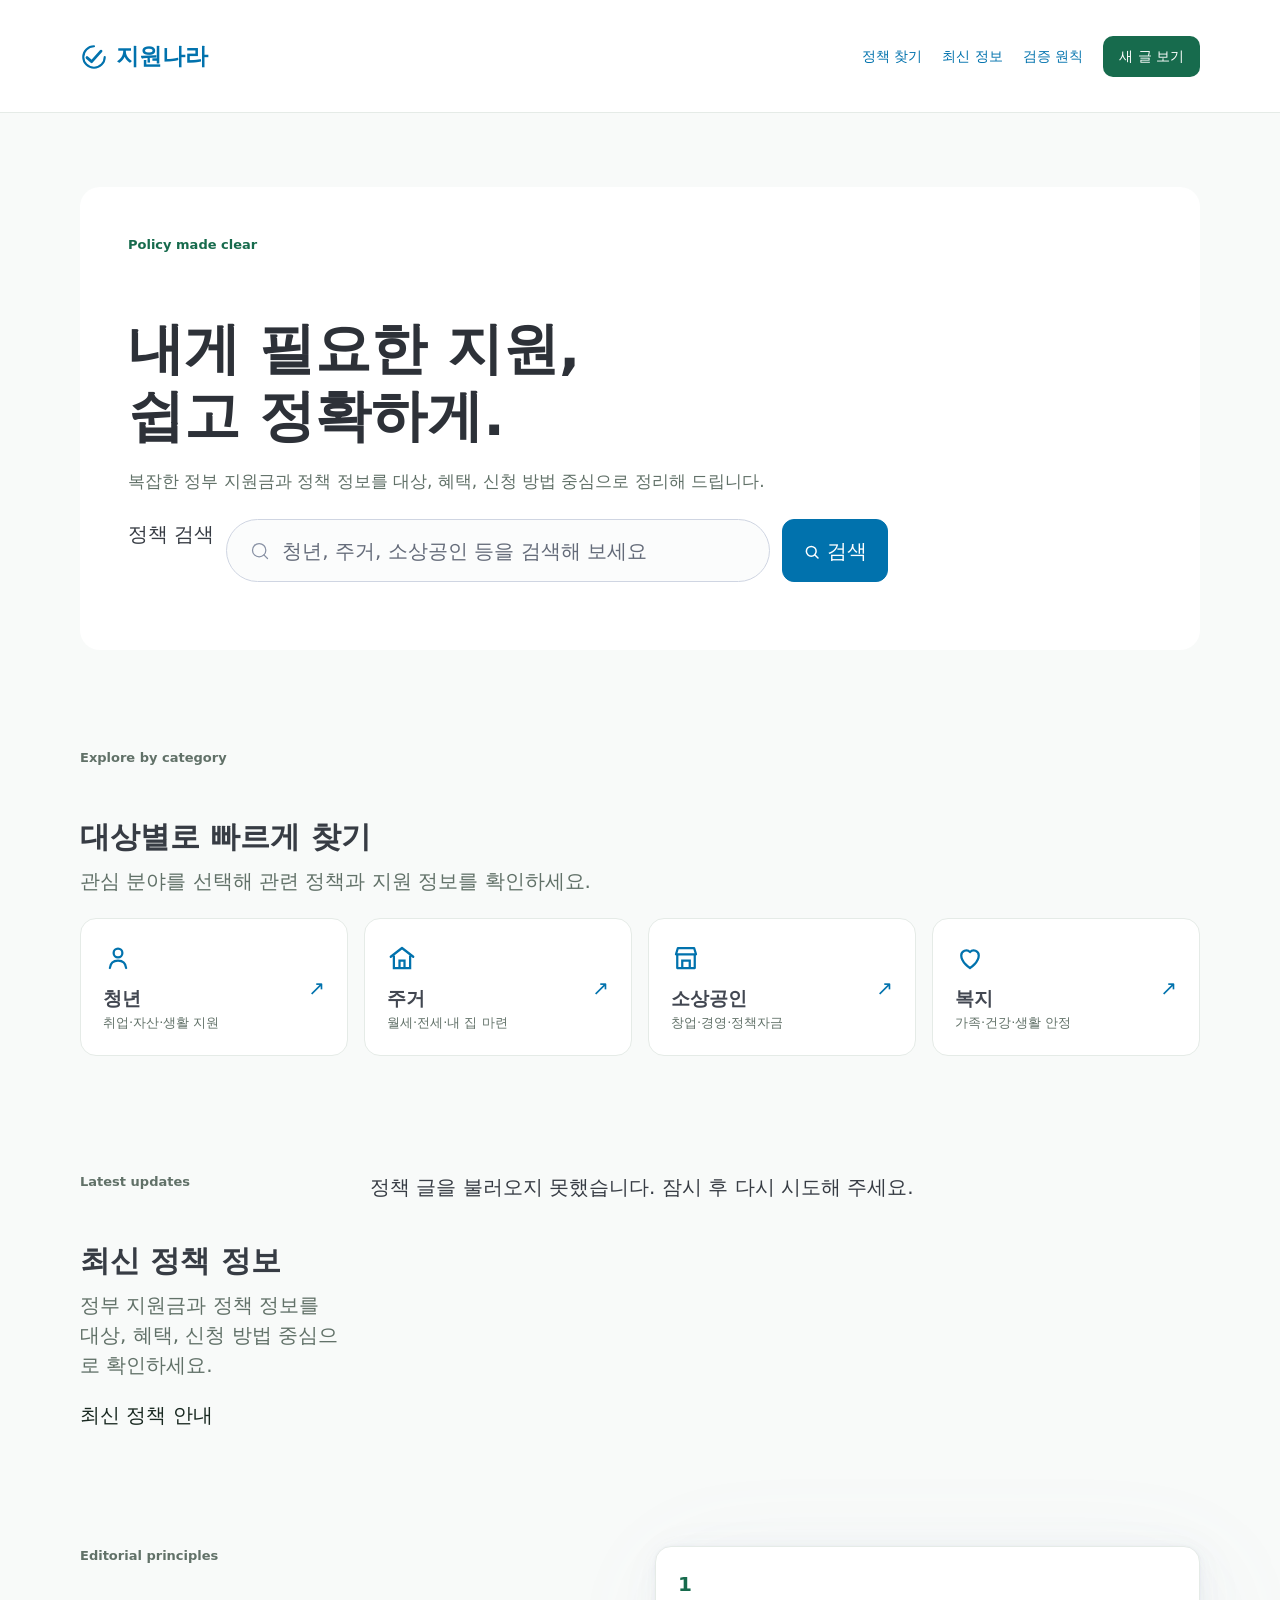
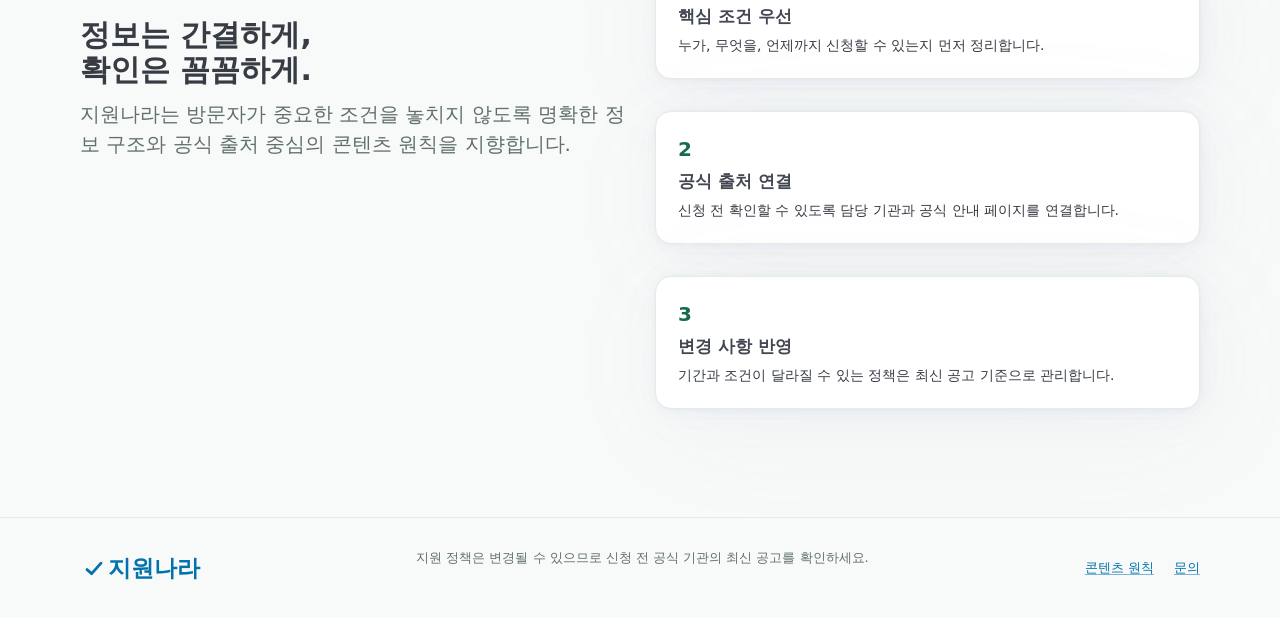
<file: index.html>
<!doctype html>
<html lang="ko">
<head>
  <meta charset="utf-8">
  <meta name="viewport" content="width=device-width, initial-scale=1">
  <meta name="description" content="정부 지원금과 정책 정보를 이해하기 쉽게 정리하는 지원나라">
  <meta name="theme-color" content="#f7f8f4">
  <title>지원나라 | 내게 필요한 정책을 더 쉽게</title>
  <link rel="stylesheet" href="css/pico.min.css">
  <link rel="stylesheet" href="css/jiwonara.css">

</head>
<body>
  <header class="site-header">
    <div class="wrap nav">
      <a class="brand" href="#top" aria-label="지원나라 홈">
        <span class="brand-mark" aria-hidden="true">
          <svg viewBox="0 0 24 24" fill="none"><path d="M6 12.5 10 16l8-9" stroke="currentColor" stroke-width="2.4" stroke-linecap="round" stroke-linejoin="round"/><path d="M12 2.8a9.2 9.2 0 1 0 9.2 9.2" stroke="currentColor" stroke-width="1.8" stroke-linecap="round"/></svg>
        </span>
        지원나라
      </a>
      <nav class="nav-links" aria-label="주요 메뉴">
        <a href="#categories">정책 찾기</a>
        <a href="#latest">최신 정보</a>
        <a href="#principles">검증 원칙</a>
        <a class="nav-cta" href="#latest">새 글 보기</a>
      </nav>
    </div>
  </header>

  <main id="top">
    <section class="hero">
      <div class="wrap hero-panel">
        <div class="hero-copy">
          <p class="eyebrow">Policy made clear</p>
          <h1>내게 필요한 지원,<br>쉽고 정확하게.</h1>
          <p class="hero-lead">복잡한 정부 지원금과 정책 정보를 대상, 혜택, 신청 방법 중심으로 정리해 드립니다.</p>
          <form class="search" id="policy-search">
            <label for="search-input">정책 검색</label>
            <input id="search-input" type="search" placeholder="청년, 주거, 소상공인 등을 검색해 보세요" autocomplete="off">
            <button type="submit">
              <svg viewBox="0 0 24 24" fill="none" aria-hidden="true"><circle cx="11" cy="11" r="6.5" stroke="currentColor" stroke-width="2"/><path d="m16 16 4 4" stroke="currentColor" stroke-width="2" stroke-linecap="round"/></svg>
              검색
            </button>
          </form>
          <p class="search-message" id="search-message" aria-live="polite"></p>
          <p class="hero-note">공식 자료를 바탕으로 정책 정보를 안내합니다.</p>
        </div>
        <div class="hero-art" aria-hidden="true">
          <span class="orb orb-one"></span><span class="orb orb-two"></span><span class="orb orb-three"></span>
          <div class="info-card top">
            <span class="info-icon"><svg viewBox="0 0 24 24" fill="none"><path d="M5 4h14v16H5z" stroke="currentColor" stroke-width="1.8"/><path d="M8 8h8M8 12h8M8 16h5" stroke="currentColor" stroke-width="1.8" stroke-linecap="round"/></svg></span>
            <strong>핵심만 한눈에</strong><span>지원 대상과 혜택을 먼저 확인하세요.</span>
          </div>
          <div class="info-card bottom">
            <span class="info-icon"><svg viewBox="0 0 24 24" fill="none"><path d="m7 12 3 3 7-7" stroke="currentColor" stroke-width="2.2" stroke-linecap="round" stroke-linejoin="round"/><circle cx="12" cy="12" r="9" stroke="currentColor" stroke-width="1.8"/></svg></span>
            <strong>공식 출처 확인</strong><span>신청 전 최신 공고와 공식 링크를 확인하세요.</span>
          </div>
        </div>
      </div>
    </section>

    <section class="quick" id="categories">
      <div class="wrap">
        <div class="section-head">
          <div><p class="eyebrow">Explore by category</p><h2>대상별로 빠르게 찾기</h2></div>
          <p>관심 분야를 선택해 관련 정책과 지원 정보를 확인하세요.</p>
        </div>
        <div class="category-grid">
          <a class="category" href="#latest" data-category="청년">
            <span class="category-icon"><svg viewBox="0 0 24 24" fill="none"><circle cx="12" cy="8" r="3.5" stroke="currentColor" stroke-width="1.8"/><path d="M5.5 20c.4-4 2.7-6 6.5-6s6.1 2 6.5 6" stroke="currentColor" stroke-width="1.8" stroke-linecap="round"/></svg></span>
            <span class="category-footer"><span><h3>청년</h3><p>취업·자산·생활 지원</p></span><span class="arrow">↗</span></span>
          </a>
          <a class="category" href="#latest" data-category="주거">
            <span class="category-icon"><svg viewBox="0 0 24 24" fill="none"><path d="m3 11 9-7 9 7" stroke="currentColor" stroke-width="1.8" stroke-linecap="round" stroke-linejoin="round"/><path d="M5.5 10v10h13V10M10 20v-6h4v6" stroke="currentColor" stroke-width="1.8"/></svg></span>
            <span class="category-footer"><span><h3>주거</h3><p>월세·전세·내 집 마련</p></span><span class="arrow">↗</span></span>
          </a>
          <a class="category" href="#latest" data-category="소상공인">
            <span class="category-icon"><svg viewBox="0 0 24 24" fill="none"><path d="M4 9h16l-1.5-5h-13zM5 9v11h14V9" stroke="currentColor" stroke-width="1.8" stroke-linejoin="round"/><path d="M9 20v-6h6v6" stroke="currentColor" stroke-width="1.8"/></svg></span>
            <span class="category-footer"><span><h3>소상공인</h3><p>창업·경영·정책자금</p></span><span class="arrow">↗</span></span>
          </a>
          <a class="category" href="#latest" data-category="복지">
            <span class="category-icon"><svg viewBox="0 0 24 24" fill="none"><path d="M12 20s-7-4.4-7-10a4 4 0 0 1 7-2.7A4 4 0 0 1 19 10c0 5.6-7 10-7 10Z" stroke="currentColor" stroke-width="1.8" stroke-linejoin="round"/></svg></span>
            <span class="category-footer"><span><h3>복지</h3><p>가족·건강·생활 안정</p></span><span class="arrow">↗</span></span>
          </a>
        </div>
      </div>
    </section>

    <section class="latest" id="latest">
      <div class="wrap latest-shell">
        <div class="latest-intro">
          <p class="eyebrow">Latest updates</p>
          <h2>최신 정책 정보</h2>
          <p>정부 지원금과 정책 정보를 대상, 혜택, 신청 방법 중심으로 확인하세요.</p>
          <span class="status-pill"><span class="status-dot"></span> 최신 정책 안내</span>
        </div>
        <div id="policy-feed" class="policy-feed" aria-live="polite">
          <p>정책 글을 불러오는 중입니다.</p>
        </div>
      </div>
    </section>

    <section class="trust" id="principles">
      <div class="wrap trust-panel">
        <div class="trust-copy">
          <p class="eyebrow">Editorial principles</p>
          <h2>정보는 간결하게,<br>확인은 꼼꼼하게.</h2>
          <p>지원나라는 방문자가 중요한 조건을 놓치지 않도록 명확한 정보 구조와 공식 출처 중심의 콘텐츠 원칙을 지향합니다.</p>
        </div>
        <div class="principles">
          <article class="principle"><span class="principle-index">1</span><div><h3>핵심 조건 우선</h3><p>누가, 무엇을, 언제까지 신청할 수 있는지 먼저 정리합니다.</p></div></article>
          <article class="principle"><span class="principle-index">2</span><div><h3>공식 출처 연결</h3><p>신청 전 확인할 수 있도록 담당 기관과 공식 안내 페이지를 연결합니다.</p></div></article>
          <article class="principle"><span class="principle-index">3</span><div><h3>변경 사항 반영</h3><p>기간과 조건이 달라질 수 있는 정책은 최신 공고 기준으로 관리합니다.</p></div></article>
        </div>
      </div>
    </section>
  </main>

  <footer class="site-footer">
    <div class="wrap footer-inner">
      <a class="brand" href="#top"><span class="brand-mark" aria-hidden="true"><svg viewBox="0 0 24 24" fill="none"><path d="M6 12.5 10 16l8-9" stroke="currentColor" stroke-width="2.4" stroke-linecap="round" stroke-linejoin="round"/></svg></span>지원나라</a>
      <p class="footer-copy">지원 정책은 변경될 수 있으므로 신청 전 공식 기관의 최신 공고를 확인하세요.</p>
      <div class="footer-links"><a href="#principles">콘텐츠 원칙</a><a href="mailto:hello@jiwonara.com">문의</a></div>
    </div>
  </footer>

  <script>
    const searchForm = document.querySelector('#policy-search');
    const searchInput = document.querySelector('#search-input');
    const searchMessage = document.querySelector('#search-message');
    const categoryLinks = document.querySelectorAll('[data-category]');
    const policyFeed = document.querySelector('#policy-feed');
    const repository = 'taegi3103/jiwon-nara';
    let policies = [];

    function frontmatter(markdown, key) {
      const match = markdown.match(/^---\s*\r?\n([\s\S]*?)\r?\n---/);
      if (!match) return '';
      const line = match[1].split(/\r?\n/).find(value =>
        value.trimStart().startsWith(key + ':')
      );
      return line
        ? line.trimStart().slice(key.length + 1).trim().replace(/^["']|["']$/g, '')
        : '';
    }

    function makeElement(tag, text) {
      const element = document.createElement(tag);
      if (text !== undefined) element.textContent = text;
      return element;
    }

    function imageUrl(post) {
      const configured = frontmatter(post.markdown, 'image');
      if (configured && /^https:\/\//i.test(configured)) return configured;
      return 'https://img.jiwonara.com/policies/' +
        post.name.replace(/\.md$/i, '.png');
    }

    function appendTextWithLinks(parent, text) {
      const linkPattern = /\[([^\]]+)\]\((https?:\/\/[^\s)]+)\)/g;
      let previous = 0;
      let match;
      while ((match = linkPattern.exec(text))) {
        parent.append(document.createTextNode(text.slice(previous, match.index)));
        const anchor = makeElement('a', match[1]);
        anchor.href = match[2];
        anchor.target = '_blank';
        anchor.rel = 'noopener noreferrer';
        parent.append(anchor);
        previous = linkPattern.lastIndex;
      }
      parent.append(document.createTextNode(text.slice(previous)));
    }

    function showArticle(post) {
      policyFeed.replaceChildren();
      const article = makeElement('article');
      article.className = 'policy-article';
      const back = makeElement('button', '← 목록으로');
      back.className = 'policy-button';
      back.type = 'button';
      back.addEventListener('click', () => showList(searchInput.value.trim()));
      article.append(back);
      article.append(makeElement('h2', frontmatter(post.markdown, 'title') || post.name));

      const image = makeElement('img');
      image.className = 'policy-article-image';
      image.src = imageUrl(post);
      image.alt = '정책 안내 이미지';
      image.addEventListener('error', () => image.remove());
      article.append(image);

      const body = post.markdown.replace(/^---\s*\r?\n[\s\S]*?\r?\n---\s*/, '');
      let list = null;
      for (const line of body.split(/\r?\n/)) {
        if (!line.trim()) {
          list = null;
          continue;
        }
        const heading = line.match(/^(#{1,4})\s+(.+)$/);
        const bullet = line.match(/^\s*[-*]\s+(.+)$/);
        const numbered = line.match(/^\s*\d+\.\s+(.+)$/);
        if (heading) {
          list = null;
          article.append(makeElement(heading[1].length <= 2 ? 'h2' : 'h3', heading[2]));
        } else if (bullet || numbered) {
          const tag = numbered ? 'ol' : 'ul';
          if (!list || list.tagName.toLowerCase() !== tag) {
            list = makeElement(tag);
            article.append(list);
          }
          const item = makeElement('li');
          appendTextWithLinks(item, (bullet || numbered)[1]);
          list.append(item);
        } else {
          list = null;
          const paragraph = makeElement('p');
          appendTextWithLinks(paragraph, line);
          article.append(paragraph);
        }
      }
      policyFeed.append(article);
      document.querySelector('#latest').scrollIntoView({ behavior: 'smooth' });
    }

    function showList(term = '') {
      policyFeed.replaceChildren();
      const matching = policies.filter(post =>
        !term || post.markdown.toLowerCase().includes(term.toLowerCase())
      );
      if (!matching.length) {
        policyFeed.append(makeElement('p',
          term ? '검색 결과가 없습니다.' : '등록된 정책 글이 없습니다.'
        ));
        return;
      }
      for (const post of matching) {
        const card = makeElement('article');
        card.className = 'policy-card';
        const image = makeElement('img');
        image.className = 'policy-card-image';
        image.src = imageUrl(post);
        image.alt = '';
        image.loading = 'lazy';
        image.addEventListener('error', () => image.remove());
        card.append(image);

        const body = makeElement('div');
        body.className = 'policy-card-body';
        const category = frontmatter(post.markdown, 'category');
        const date = frontmatter(post.markdown, 'date') ||
          frontmatter(post.markdown, 'published_at');
        const meta = [category, date].filter(Boolean).join(' · ');
        if (meta) {
          const small = makeElement('span', meta);
          small.className = 'policy-meta';
          body.append(small);
        }
        body.append(makeElement('h3', frontmatter(post.markdown, 'title') || post.name));
        const description = frontmatter(post.markdown, 'description');
        if (description) body.append(makeElement('p', description));
        const button = makeElement('button', '글 읽기');
        button.type = 'button';
        button.className = 'policy-button';
        button.addEventListener('click', () => showArticle(post));
        body.append(button);
        card.append(body);
        policyFeed.append(card);
      }
    }

    async function loadPolicies() {
      try {
        const response = await fetch(
          'https://api.github.com/repos/' + repository + '/contents/posts?ref=main'
        );
        if (!response.ok) throw new Error('글 목록 조회 실패: ' + response.status);
        const files = (await response.json()).filter(file =>
          file.type === 'file' && file.name.endsWith('.md')
        );
        const results = await Promise.all(files.map(async file => {
          const url = 'https://raw.githubusercontent.com/' + repository +
            '/main/' + file.path.split('/').map(encodeURIComponent).join('/');
          const result = await fetch(url);
          if (!result.ok) return null;
          return { name: file.name, markdown: await result.text() };
        }));
        policies = results.filter(Boolean).sort((a, b) => b.name.localeCompare(a.name));
        showList();
      } catch (error) {
        console.error(error);
        policyFeed.replaceChildren(makeElement(
          'p', '정책 글을 불러오지 못했습니다. 잠시 후 다시 시도해 주세요.'
        ));
      }
    }

    searchForm.addEventListener('submit', event => {
      event.preventDefault();
      const term = searchInput.value.trim();
      showList(term);
      searchMessage.textContent = term ? '“' + term + '” 검색 결과입니다.' : '';
      document.querySelector('#latest').scrollIntoView({ behavior: 'smooth' });
    });

    categoryLinks.forEach(link => {
      link.addEventListener('click', () => {
        searchInput.value = link.dataset.category;
        showList(link.dataset.category);
      });
    });

    loadPolicies();
  </script>
</body>
</html>
</file>
<file: css/jiwonara.css>
:root {
  --pico-primary: #176b4d;
  --pico-primary-hover: #10533b;
  --pico-border-radius: 12px;
}

body {
  margin: 0;
  background: #f8faf9;
  color: #182820;
  font-family: "Apple SD Gothic Neo", "Noto Sans KR", system-ui, sans-serif;
}

.wrap {
  width: min(1120px, calc(100% - 36px));
  margin-inline: auto;
}

.site-header {
  position: sticky;
  top: 0;
  z-index: 10;
  background: #fff;
  border-bottom: 1px solid #e5ebe7;
}

.nav, .nav-links, .footer-inner, .footer-links {
  display: flex;
  align-items: center;
  justify-content: space-between;
  gap: 20px;
}

.nav { min-height: 72px; }
.brand { font-size: 23px; font-weight: 800; text-decoration: none; }
.brand-mark svg { width: 28px; height: 28px; }
.nav-links a { font-size: 14px; text-decoration: none; }
.nav-cta, .policy-button {
  display: inline-block;
  padding: 10px 16px;
  border-radius: 10px;
  background: #176b4d;
  color: #fff;
  text-decoration: none;
}

.hero { padding: 54px 0 30px; }
.hero-panel { background: #fff; border-radius: 20px; padding: 48px; }
.hero-copy { max-width: 760px; }
.hero-art, .hero-note { display: none; }
.eyebrow { color: #176b4d; font-size: 13px; font-weight: 700; }
.hero h1 { font-size: clamp(34px, 5vw, 56px); line-height: 1.2; }
.hero-lead { color: #617168; font-size: 17px; }
.search { display: flex; gap: 12px; margin-top: 25px; }
.search input { flex: 1; margin: 0; }
.search button { width: auto; margin: 0; }
.search button svg { width: 18px; height: 18px; }
.search-message { color: #176b4d; }

.quick, .latest, .trust { padding: 48px 0; }
.section-head { margin-bottom: 22px; }
.section-head h2, .latest-intro h2, .trust-copy h2 {
  font-size: 30px;
  margin-bottom: 12px;
}
.section-head p, .latest-intro p, .trust-copy p {
  color: #617168;
}
.category-grid {
  display: grid;
  grid-template-columns: repeat(4, 1fr);
  gap: 16px;
}
.category, .policy-card, .policy-article, .principle {
  display: block;
  padding: 22px;
  background: #fff;
  border: 1px solid #e5ebe7;
  border-radius: 16px;
  text-decoration: none;
}
.category-icon svg { width: 30px; height: 30px; }
.category h3 { font-size: 19px; margin: 14px 0 4px; }
.category p { font-size: 13px; color: #617168; margin: 0; }
.category-footer { display: flex; justify-content: space-between; }

.latest-shell { display: grid; grid-template-columns: 260px 1fr; gap: 30px; }
.policy-feed { display: grid; gap: 20px; min-width: 0; }
.policy-card { overflow: hidden; }
.policy-card-image, .policy-article-image {
  display: block;
  width: 100%;
  aspect-ratio: 16 / 9;
  object-fit: cover;
  border-radius: 10px;
}
.policy-card h3 { font-size: 23px; margin: 15px 0; }
.policy-card p { color: #617168; }
.policy-meta { color: #176b4d; font-size: 13px; }
.policy-article { line-height: 1.9; overflow-wrap: anywhere; }
.policy-article a { color: #176b4d; }
.empty-feed { padding: 50px 25px; text-align: center; background: #fff; border-radius: 16px; }
.empty-symbol svg { width: 36px; height: 36px; }

.trust-panel { display: grid; grid-template-columns: 1fr 1fr; gap: 30px; }
.principles { display: grid; gap: 12px; }
.principle-index { color: #176b4d; font-weight: 800; }
.principle h3 { font-size: 17px; margin: 8px 0; }
.principle p { font-size: 14px; margin: 0; }
.site-footer { padding: 30px 0; border-top: 1px solid #e5ebe7; }
.footer-copy, .footer-links { font-size: 13px; color: #617168; }

@media (max-width: 768px) {
  .nav-links { gap: 10px; }
  .nav-links a:not(.nav-cta) { display: none; }
  .hero-panel { padding: 28px 22px; }
  .category-grid { grid-template-columns: repeat(2, 1fr); }
  .latest-shell, .trust-panel { grid-template-columns: 1fr; }
  .footer-inner { flex-wrap: wrap; }
}
</file>
<file: css/pico.min.css>
@charset "UTF-8";/*!
 * Pico CSS ✨ v2.1.1 (https://picocss.com)
 * Copyright 2019-2025 - Licensed under MIT
 */:host,:root{--pico-font-family-emoji:"Apple Color Emoji","Segoe UI Emoji","Segoe UI Symbol","Noto Color Emoji";--pico-font-family-sans-serif:system-ui,"Segoe UI",Roboto,Oxygen,Ubuntu,Cantarell,Helvetica,Arial,"Helvetica Neue",sans-serif,var(--pico-font-family-emoji);--pico-font-family-monospace:ui-monospace,SFMono-Regular,"SF Mono",Menlo,Consolas,"Liberation Mono",monospace,var(--pico-font-family-emoji);--pico-font-family:var(--pico-font-family-sans-serif);--pico-line-height:1.5;--pico-font-weight:400;--pico-font-size:100%;--pico-text-underline-offset:0.1rem;--pico-border-radius:0.25rem;--pico-border-width:0.0625rem;--pico-outline-width:0.125rem;--pico-transition:0.2s ease-in-out;--pico-spacing:1rem;--pico-typography-spacing-vertical:1rem;--pico-block-spacing-vertical:var(--pico-spacing);--pico-block-spacing-horizontal:var(--pico-spacing);--pico-grid-column-gap:var(--pico-spacing);--pico-grid-row-gap:var(--pico-spacing);--pico-form-element-spacing-vertical:0.75rem;--pico-form-element-spacing-horizontal:1rem;--pico-group-box-shadow:0 0 0 rgba(0, 0, 0, 0);--pico-group-box-shadow-focus-with-button:0 0 0 var(--pico-outline-width) var(--pico-primary-focus);--pico-group-box-shadow-focus-with-input:0 0 0 0.0625rem var(--pico-form-element-border-color);--pico-modal-overlay-backdrop-filter:blur(0.375rem);--pico-nav-element-spacing-vertical:1rem;--pico-nav-element-spacing-horizontal:0.5rem;--pico-nav-link-spacing-vertical:0.5rem;--pico-nav-link-spacing-horizontal:0.5rem;--pico-nav-breadcrumb-divider:">";--pico-icon-checkbox:url("data:image/svg+xml,%3Csvg xmlns='http://www.w3.org/2000/svg' width='24' height='24' viewBox='0 0 24 24' fill='none' stroke='rgb(255, 255, 255)' stroke-width='4' stroke-linecap='round' stroke-linejoin='round'%3E%3Cpolyline points='20 6 9 17 4 12'%3E%3C/polyline%3E%3C/svg%3E");--pico-icon-minus:url("data:image/svg+xml,%3Csvg xmlns='http://www.w3.org/2000/svg' width='24' height='24' viewBox='0 0 24 24' fill='none' stroke='rgb(255, 255, 255)' stroke-width='4' stroke-linecap='round' stroke-linejoin='round'%3E%3Cline x1='5' y1='12' x2='19' y2='12'%3E%3C/line%3E%3C/svg%3E");--pico-icon-chevron:url("data:image/svg+xml,%3Csvg xmlns='http://www.w3.org/2000/svg' width='24' height='24' viewBox='0 0 24 24' fill='none' stroke='rgb(136, 145, 164)' stroke-width='2' stroke-linecap='round' stroke-linejoin='round'%3E%3Cpolyline points='6 9 12 15 18 9'%3E%3C/polyline%3E%3C/svg%3E");--pico-icon-date:url("data:image/svg+xml,%3Csvg xmlns='http://www.w3.org/2000/svg' width='24' height='24' viewBox='0 0 24 24' fill='none' stroke='rgb(136, 145, 164)' stroke-width='2' stroke-linecap='round' stroke-linejoin='round'%3E%3Crect x='3' y='4' width='18' height='18' rx='2' ry='2'%3E%3C/rect%3E%3Cline x1='16' y1='2' x2='16' y2='6'%3E%3C/line%3E%3Cline x1='8' y1='2' x2='8' y2='6'%3E%3C/line%3E%3Cline x1='3' y1='10' x2='21' y2='10'%3E%3C/line%3E%3C/svg%3E");--pico-icon-time:url("data:image/svg+xml,%3Csvg xmlns='http://www.w3.org/2000/svg' width='24' height='24' viewBox='0 0 24 24' fill='none' stroke='rgb(136, 145, 164)' stroke-width='2' stroke-linecap='round' stroke-linejoin='round'%3E%3Ccircle cx='12' cy='12' r='10'%3E%3C/circle%3E%3Cpolyline points='12 6 12 12 16 14'%3E%3C/polyline%3E%3C/svg%3E");--pico-icon-search:url("data:image/svg+xml,%3Csvg xmlns='http://www.w3.org/2000/svg' width='24' height='24' viewBox='0 0 24 24' fill='none' stroke='rgb(136, 145, 164)' stroke-width='1.5' stroke-linecap='round' stroke-linejoin='round'%3E%3Ccircle cx='11' cy='11' r='8'%3E%3C/circle%3E%3Cline x1='21' y1='21' x2='16.65' y2='16.65'%3E%3C/line%3E%3C/svg%3E");--pico-icon-close:url("data:image/svg+xml,%3Csvg xmlns='http://www.w3.org/2000/svg' width='24' height='24' viewBox='0 0 24 24' fill='none' stroke='rgb(136, 145, 164)' stroke-width='3' stroke-linecap='round' stroke-linejoin='round'%3E%3Cline x1='18' y1='6' x2='6' y2='18'%3E%3C/line%3E%3Cline x1='6' y1='6' x2='18' y2='18'%3E%3C/line%3E%3C/svg%3E");--pico-icon-loading:url("data:image/svg+xml,%3Csvg fill='none' height='24' width='24' viewBox='0 0 24 24' xmlns='http://www.w3.org/2000/svg' %3E%3Cstyle%3E g %7B animation: rotate 2s linear infinite; transform-origin: center center; %7D circle %7B stroke-dasharray: 75,100; stroke-dashoffset: -5; animation: dash 1.5s ease-in-out infinite; stroke-linecap: round; %7D @keyframes rotate %7B 0%25 %7B transform: rotate(0deg); %7D 100%25 %7B transform: rotate(360deg); %7D %7D @keyframes dash %7B 0%25 %7B stroke-dasharray: 1,100; stroke-dashoffset: 0; %7D 50%25 %7B stroke-dasharray: 44.5,100; stroke-dashoffset: -17.5; %7D 100%25 %7B stroke-dasharray: 44.5,100; stroke-dashoffset: -62; %7D %7D %3C/style%3E%3Cg%3E%3Ccircle cx='12' cy='12' r='10' fill='none' stroke='rgb(136, 145, 164)' stroke-width='4' /%3E%3C/g%3E%3C/svg%3E")}@media (min-width:576px){:host,:root{--pico-font-size:106.25%}}@media (min-width:768px){:host,:root{--pico-font-size:112.5%}}@media (min-width:1024px){:host,:root{--pico-font-size:118.75%}}@media (min-width:1280px){:host,:root{--pico-font-size:125%}}@media (min-width:1536px){:host,:root{--pico-font-size:131.25%}}a{--pico-text-decoration:underline}a.contrast,a.secondary{--pico-text-decoration:underline}small{--pico-font-size:0.875em}h1,h2,h3,h4,h5,h6{--pico-font-weight:700}h1{--pico-font-size:2rem;--pico-line-height:1.125;--pico-typography-spacing-top:3rem}h2{--pico-font-size:1.75rem;--pico-line-height:1.15;--pico-typography-spacing-top:2.625rem}h3{--pico-font-size:1.5rem;--pico-line-height:1.175;--pico-typography-spacing-top:2.25rem}h4{--pico-font-size:1.25rem;--pico-line-height:1.2;--pico-typography-spacing-top:1.874rem}h5{--pico-font-size:1.125rem;--pico-line-height:1.225;--pico-typography-spacing-top:1.6875rem}h6{--pico-font-size:1rem;--pico-line-height:1.25;--pico-typography-spacing-top:1.5rem}tfoot td,tfoot th,thead td,thead th{--pico-font-weight:600;--pico-border-width:0.1875rem}code,kbd,pre,samp{--pico-font-family:var(--pico-font-family-monospace)}kbd{--pico-font-weight:bolder}:where(select,textarea),input:not([type=submit],[type=button],[type=reset],[type=checkbox],[type=radio],[type=file]){--pico-outline-width:0.0625rem}[type=search]{--pico-border-radius:5rem}[type=checkbox],[type=radio]{--pico-border-width:0.125rem}[type=checkbox][role=switch]{--pico-border-width:0.1875rem}details.dropdown summary:not([role=button]){--pico-outline-width:0.0625rem}nav details.dropdown summary:focus-visible{--pico-outline-width:0.125rem}[role=search]{--pico-border-radius:5rem}[role=group]:has(button.secondary:focus,[type=submit].secondary:focus,[type=button].secondary:focus,[role=button].secondary:focus),[role=search]:has(button.secondary:focus,[type=submit].secondary:focus,[type=button].secondary:focus,[role=button].secondary:focus){--pico-group-box-shadow-focus-with-button:0 0 0 var(--pico-outline-width) var(--pico-secondary-focus)}[role=group]:has(button.contrast:focus,[type=submit].contrast:focus,[type=button].contrast:focus,[role=button].contrast:focus),[role=search]:has(button.contrast:focus,[type=submit].contrast:focus,[type=button].contrast:focus,[role=button].contrast:focus){--pico-group-box-shadow-focus-with-button:0 0 0 var(--pico-outline-width) var(--pico-contrast-focus)}[role=group] [role=button],[role=group] [type=button],[role=group] [type=submit],[role=group] button,[role=search] [role=button],[role=search] [type=button],[role=search] [type=submit],[role=search] button{--pico-form-element-spacing-horizontal:2rem}details summary[role=button]:not(.outline)::after{filter:brightness(0) invert(1)}[aria-busy=true]:not(input,select,textarea):is(button,[type=submit],[type=button],[type=reset],[role=button]):not(.outline)::before{filter:brightness(0) invert(1)}:host(:not([data-theme=dark])),:root:not([data-theme=dark]),[data-theme=light]{color-scheme:light;--pico-background-color:#fff;--pico-color:#373c44;--pico-text-selection-color:rgba(2, 154, 232, 0.25);--pico-muted-color:#646b79;--pico-muted-border-color:rgb(231, 234, 239.5);--pico-primary:#0172ad;--pico-primary-background:#0172ad;--pico-primary-border:var(--pico-primary-background);--pico-primary-underline:rgba(1, 114, 173, 0.5);--pico-primary-hover:#015887;--pico-primary-hover-background:#02659a;--pico-primary-hover-border:var(--pico-primary-hover-background);--pico-primary-hover-underline:var(--pico-primary-hover);--pico-primary-focus:rgba(2, 154, 232, 0.5);--pico-primary-inverse:#fff;--pico-secondary:#5d6b89;--pico-secondary-background:#525f7a;--pico-secondary-border:var(--pico-secondary-background);--pico-secondary-underline:rgba(93, 107, 137, 0.5);--pico-secondary-hover:#48536b;--pico-secondary-hover-background:#48536b;--pico-secondary-hover-border:var(--pico-secondary-hover-background);--pico-secondary-hover-underline:var(--pico-secondary-hover);--pico-secondary-focus:rgba(93, 107, 137, 0.25);--pico-secondary-inverse:#fff;--pico-contrast:#181c25;--pico-contrast-background:#181c25;--pico-contrast-border:var(--pico-contrast-background);--pico-contrast-underline:rgba(24, 28, 37, 0.5);--pico-contrast-hover:#000;--pico-contrast-hover-background:#000;--pico-contrast-hover-border:var(--pico-contrast-hover-background);--pico-contrast-hover-underline:var(--pico-secondary-hover);--pico-contrast-focus:rgba(93, 107, 137, 0.25);--pico-contrast-inverse:#fff;--pico-box-shadow:0.0145rem 0.029rem 0.174rem rgba(129, 145, 181, 0.01698),0.0335rem 0.067rem 0.402rem rgba(129, 145, 181, 0.024),0.0625rem 0.125rem 0.75rem rgba(129, 145, 181, 0.03),0.1125rem 0.225rem 1.35rem rgba(129, 145, 181, 0.036),0.2085rem 0.417rem 2.502rem rgba(129, 145, 181, 0.04302),0.5rem 1rem 6rem rgba(129, 145, 181, 0.06),0 0 0 0.0625rem rgba(129, 145, 181, 0.015);--pico-h1-color:#2d3138;--pico-h2-color:#373c44;--pico-h3-color:#424751;--pico-h4-color:#4d535e;--pico-h5-color:#5c6370;--pico-h6-color:#646b79;--pico-mark-background-color:rgb(252.5, 230.5, 191.5);--pico-mark-color:#0f1114;--pico-ins-color:rgb(28.5, 105.5, 84);--pico-del-color:rgb(136, 56.5, 53);--pico-blockquote-border-color:var(--pico-muted-border-color);--pico-blockquote-footer-color:var(--pico-muted-color);--pico-button-box-shadow:0 0 0 rgba(0, 0, 0, 0);--pico-button-hover-box-shadow:0 0 0 rgba(0, 0, 0, 0);--pico-table-border-color:var(--pico-muted-border-color);--pico-table-row-stripped-background-color:rgba(111, 120, 135, 0.0375);--pico-code-background-color:rgb(243, 244.5, 246.75);--pico-code-color:#646b79;--pico-code-kbd-background-color:var(--pico-color);--pico-code-kbd-color:var(--pico-background-color);--pico-form-element-background-color:rgb(251, 251.5, 252.25);--pico-form-element-selected-background-color:#dfe3eb;--pico-form-element-border-color:#cfd5e2;--pico-form-element-color:#23262c;--pico-form-element-placeholder-color:var(--pico-muted-color);--pico-form-element-active-background-color:#fff;--pico-form-element-active-border-color:var(--pico-primary-border);--pico-form-element-focus-color:var(--pico-primary-border);--pico-form-element-disabled-opacity:0.5;--pico-form-element-invalid-border-color:rgb(183.5, 105.5, 106.5);--pico-form-element-invalid-active-border-color:rgb(200.25, 79.25, 72.25);--pico-form-element-invalid-focus-color:var(--pico-form-element-invalid-active-border-color);--pico-form-element-valid-border-color:rgb(76, 154.5, 137.5);--pico-form-element-valid-active-border-color:rgb(39, 152.75, 118.75);--pico-form-element-valid-focus-color:var(--pico-form-element-valid-active-border-color);--pico-switch-background-color:#bfc7d9;--pico-switch-checked-background-color:var(--pico-primary-background);--pico-switch-color:#fff;--pico-switch-thumb-box-shadow:0 0 0 rgba(0, 0, 0, 0);--pico-range-border-color:#dfe3eb;--pico-range-active-border-color:#bfc7d9;--pico-range-thumb-border-color:var(--pico-background-color);--pico-range-thumb-color:var(--pico-secondary-background);--pico-range-thumb-active-color:var(--pico-primary-background);--pico-accordion-border-color:var(--pico-muted-border-color);--pico-accordion-active-summary-color:var(--pico-primary-hover);--pico-accordion-close-summary-color:var(--pico-color);--pico-accordion-open-summary-color:var(--pico-muted-color);--pico-card-background-color:var(--pico-background-color);--pico-card-border-color:var(--pico-muted-border-color);--pico-card-box-shadow:var(--pico-box-shadow);--pico-card-sectioning-background-color:rgb(251, 251.5, 252.25);--pico-dropdown-background-color:#fff;--pico-dropdown-border-color:#eff1f4;--pico-dropdown-box-shadow:var(--pico-box-shadow);--pico-dropdown-color:var(--pico-color);--pico-dropdown-hover-background-color:#eff1f4;--pico-loading-spinner-opacity:0.5;--pico-modal-overlay-background-color:rgba(232, 234, 237, 0.75);--pico-progress-background-color:#dfe3eb;--pico-progress-color:var(--pico-primary-background);--pico-tooltip-background-color:var(--pico-contrast-background);--pico-tooltip-color:var(--pico-contrast-inverse);--pico-icon-valid:url("data:image/svg+xml,%3Csvg xmlns='http://www.w3.org/2000/svg' width='24' height='24' viewBox='0 0 24 24' fill='none' stroke='rgb(76, 154.5, 137.5)' stroke-width='2' stroke-linecap='round' stroke-linejoin='round'%3E%3Cpolyline points='20 6 9 17 4 12'%3E%3C/polyline%3E%3C/svg%3E");--pico-icon-invalid:url("data:image/svg+xml,%3Csvg xmlns='http://www.w3.org/2000/svg' width='24' height='24' viewBox='0 0 24 24' fill='none' stroke='rgb(200.25, 79.25, 72.25)' stroke-width='2' stroke-linecap='round' stroke-linejoin='round'%3E%3Ccircle cx='12' cy='12' r='10'%3E%3C/circle%3E%3Cline x1='12' y1='8' x2='12' y2='12'%3E%3C/line%3E%3Cline x1='12' y1='16' x2='12.01' y2='16'%3E%3C/line%3E%3C/svg%3E")}:host(:not([data-theme=dark])) input:is([type=submit],[type=button],[type=reset],[type=checkbox],[type=radio],[type=file]),:root:not([data-theme=dark]) input:is([type=submit],[type=button],[type=reset],[type=checkbox],[type=radio],[type=file]),[data-theme=light] input:is([type=submit],[type=button],[type=reset],[type=checkbox],[type=radio],[type=file]){--pico-form-element-focus-color:var(--pico-primary-focus)}@media only screen and (prefers-color-scheme:dark){:host(:not([data-theme])),:root:not([data-theme]){color-scheme:dark;--pico-background-color:rgb(19, 22.5, 30.5);--pico-color:#c2c7d0;--pico-text-selection-color:rgba(1, 170, 255, 0.1875);--pico-muted-color:#7b8495;--pico-muted-border-color:#202632;--pico-primary:#01aaff;--pico-primary-background:#0172ad;--pico-primary-border:var(--pico-primary-background);--pico-primary-underline:rgba(1, 170, 255, 0.5);--pico-primary-hover:#79c0ff;--pico-primary-hover-background:#017fc0;--pico-primary-hover-border:var(--pico-primary-hover-background);--pico-primary-hover-underline:var(--pico-primary-hover);--pico-primary-focus:rgba(1, 170, 255, 0.375);--pico-primary-inverse:#fff;--pico-secondary:#969eaf;--pico-secondary-background:#525f7a;--pico-secondary-border:var(--pico-secondary-background);--pico-secondary-underline:rgba(150, 158, 175, 0.5);--pico-secondary-hover:#b3b9c5;--pico-secondary-hover-background:#5d6b89;--pico-secondary-hover-border:var(--pico-secondary-hover-background);--pico-secondary-hover-underline:var(--pico-secondary-hover);--pico-secondary-focus:rgba(144, 158, 190, 0.25);--pico-secondary-inverse:#fff;--pico-contrast:#dfe3eb;--pico-contrast-background:#eff1f4;--pico-contrast-border:var(--pico-contrast-background);--pico-contrast-underline:rgba(223, 227, 235, 0.5);--pico-contrast-hover:#fff;--pico-contrast-hover-background:#fff;--pico-contrast-hover-border:var(--pico-contrast-hover-background);--pico-contrast-hover-underline:var(--pico-contrast-hover);--pico-contrast-focus:rgba(207, 213, 226, 0.25);--pico-contrast-inverse:#000;--pico-box-shadow:0.0145rem 0.029rem 0.174rem rgba(7, 8.5, 12, 0.01698),0.0335rem 0.067rem 0.402rem rgba(7, 8.5, 12, 0.024),0.0625rem 0.125rem 0.75rem rgba(7, 8.5, 12, 0.03),0.1125rem 0.225rem 1.35rem rgba(7, 8.5, 12, 0.036),0.2085rem 0.417rem 2.502rem rgba(7, 8.5, 12, 0.04302),0.5rem 1rem 6rem rgba(7, 8.5, 12, 0.06),0 0 0 0.0625rem rgba(7, 8.5, 12, 0.015);--pico-h1-color:#f0f1f3;--pico-h2-color:#e0e3e7;--pico-h3-color:#c2c7d0;--pico-h4-color:#b3b9c5;--pico-h5-color:#a4acba;--pico-h6-color:#8891a4;--pico-mark-background-color:#014063;--pico-mark-color:#fff;--pico-ins-color:#62af9a;--pico-del-color:rgb(205.5, 126, 123);--pico-blockquote-border-color:var(--pico-muted-border-color);--pico-blockquote-footer-color:var(--pico-muted-color);--pico-button-box-shadow:0 0 0 rgba(0, 0, 0, 0);--pico-button-hover-box-shadow:0 0 0 rgba(0, 0, 0, 0);--pico-table-border-color:var(--pico-muted-border-color);--pico-table-row-stripped-background-color:rgba(111, 120, 135, 0.0375);--pico-code-background-color:rgb(26, 30.5, 40.25);--pico-code-color:#8891a4;--pico-code-kbd-background-color:var(--pico-color);--pico-code-kbd-color:var(--pico-background-color);--pico-form-element-background-color:rgb(28, 33, 43.5);--pico-form-element-selected-background-color:#2a3140;--pico-form-element-border-color:#2a3140;--pico-form-element-color:#e0e3e7;--pico-form-element-placeholder-color:#8891a4;--pico-form-element-active-background-color:rgb(26, 30.5, 40.25);--pico-form-element-active-border-color:var(--pico-primary-border);--pico-form-element-focus-color:var(--pico-primary-border);--pico-form-element-disabled-opacity:0.5;--pico-form-element-invalid-border-color:rgb(149.5, 74, 80);--pico-form-element-invalid-active-border-color:rgb(183.25, 63.5, 59);--pico-form-element-invalid-focus-color:var(--pico-form-element-invalid-active-border-color);--pico-form-element-valid-border-color:#2a7b6f;--pico-form-element-valid-active-border-color:rgb(22, 137, 105.5);--pico-form-element-valid-focus-color:var(--pico-form-element-valid-active-border-color);--pico-switch-background-color:#333c4e;--pico-switch-checked-background-color:var(--pico-primary-background);--pico-switch-color:#fff;--pico-switch-thumb-box-shadow:0 0 0 rgba(0, 0, 0, 0);--pico-range-border-color:#202632;--pico-range-active-border-color:#2a3140;--pico-range-thumb-border-color:var(--pico-background-color);--pico-range-thumb-color:var(--pico-secondary-background);--pico-range-thumb-active-color:var(--pico-primary-background);--pico-accordion-border-color:var(--pico-muted-border-color);--pico-accordion-active-summary-color:var(--pico-primary-hover);--pico-accordion-close-summary-color:var(--pico-color);--pico-accordion-open-summary-color:var(--pico-muted-color);--pico-card-background-color:#181c25;--pico-card-border-color:var(--pico-card-background-color);--pico-card-box-shadow:var(--pico-box-shadow);--pico-card-sectioning-background-color:rgb(26, 30.5, 40.25);--pico-dropdown-background-color:#181c25;--pico-dropdown-border-color:#202632;--pico-dropdown-box-shadow:var(--pico-box-shadow);--pico-dropdown-color:var(--pico-color);--pico-dropdown-hover-background-color:#202632;--pico-loading-spinner-opacity:0.5;--pico-modal-overlay-background-color:rgba(7.5, 8.5, 10, 0.75);--pico-progress-background-color:#202632;--pico-progress-color:var(--pico-primary-background);--pico-tooltip-background-color:var(--pico-contrast-background);--pico-tooltip-color:var(--pico-contrast-inverse);--pico-icon-valid:url("data:image/svg+xml,%3Csvg xmlns='http://www.w3.org/2000/svg' width='24' height='24' viewBox='0 0 24 24' fill='none' stroke='rgb(42, 123, 111)' stroke-width='2' stroke-linecap='round' stroke-linejoin='round'%3E%3Cpolyline points='20 6 9 17 4 12'%3E%3C/polyline%3E%3C/svg%3E");--pico-icon-invalid:url("data:image/svg+xml,%3Csvg xmlns='http://www.w3.org/2000/svg' width='24' height='24' viewBox='0 0 24 24' fill='none' stroke='rgb(149.5, 74, 80)' stroke-width='2' stroke-linecap='round' stroke-linejoin='round'%3E%3Ccircle cx='12' cy='12' r='10'%3E%3C/circle%3E%3Cline x1='12' y1='8' x2='12' y2='12'%3E%3C/line%3E%3Cline x1='12' y1='16' x2='12.01' y2='16'%3E%3C/line%3E%3C/svg%3E")}:host(:not([data-theme])) input:is([type=submit],[type=button],[type=reset],[type=checkbox],[type=radio],[type=file]),:root:not([data-theme]) input:is([type=submit],[type=button],[type=reset],[type=checkbox],[type=radio],[type=file]){--pico-form-element-focus-color:var(--pico-primary-focus)}:host(:not([data-theme])) details summary[role=button].contrast:not(.outline)::after,:root:not([data-theme]) details summary[role=button].contrast:not(.outline)::after{filter:brightness(0)}:host(:not([data-theme])) [aria-busy=true]:not(input,select,textarea).contrast:is(button,[type=submit],[type=button],[type=reset],[role=button]):not(.outline)::before,:root:not([data-theme]) [aria-busy=true]:not(input,select,textarea).contrast:is(button,[type=submit],[type=button],[type=reset],[role=button]):not(.outline)::before{filter:brightness(0)}}[data-theme=dark]{color-scheme:dark;--pico-background-color:rgb(19, 22.5, 30.5);--pico-color:#c2c7d0;--pico-text-selection-color:rgba(1, 170, 255, 0.1875);--pico-muted-color:#7b8495;--pico-muted-border-color:#202632;--pico-primary:#01aaff;--pico-primary-background:#0172ad;--pico-primary-border:var(--pico-primary-background);--pico-primary-underline:rgba(1, 170, 255, 0.5);--pico-primary-hover:#79c0ff;--pico-primary-hover-background:#017fc0;--pico-primary-hover-border:var(--pico-primary-hover-background);--pico-primary-hover-underline:var(--pico-primary-hover);--pico-primary-focus:rgba(1, 170, 255, 0.375);--pico-primary-inverse:#fff;--pico-secondary:#969eaf;--pico-secondary-background:#525f7a;--pico-secondary-border:var(--pico-secondary-background);--pico-secondary-underline:rgba(150, 158, 175, 0.5);--pico-secondary-hover:#b3b9c5;--pico-secondary-hover-background:#5d6b89;--pico-secondary-hover-border:var(--pico-secondary-hover-background);--pico-secondary-hover-underline:var(--pico-secondary-hover);--pico-secondary-focus:rgba(144, 158, 190, 0.25);--pico-secondary-inverse:#fff;--pico-contrast:#dfe3eb;--pico-contrast-background:#eff1f4;--pico-contrast-border:var(--pico-contrast-background);--pico-contrast-underline:rgba(223, 227, 235, 0.5);--pico-contrast-hover:#fff;--pico-contrast-hover-background:#fff;--pico-contrast-hover-border:var(--pico-contrast-hover-background);--pico-contrast-hover-underline:var(--pico-contrast-hover);--pico-contrast-focus:rgba(207, 213, 226, 0.25);--pico-contrast-inverse:#000;--pico-box-shadow:0.0145rem 0.029rem 0.174rem rgba(7, 8.5, 12, 0.01698),0.0335rem 0.067rem 0.402rem rgba(7, 8.5, 12, 0.024),0.0625rem 0.125rem 0.75rem rgba(7, 8.5, 12, 0.03),0.1125rem 0.225rem 1.35rem rgba(7, 8.5, 12, 0.036),0.2085rem 0.417rem 2.502rem rgba(7, 8.5, 12, 0.04302),0.5rem 1rem 6rem rgba(7, 8.5, 12, 0.06),0 0 0 0.0625rem rgba(7, 8.5, 12, 0.015);--pico-h1-color:#f0f1f3;--pico-h2-color:#e0e3e7;--pico-h3-color:#c2c7d0;--pico-h4-color:#b3b9c5;--pico-h5-color:#a4acba;--pico-h6-color:#8891a4;--pico-mark-background-color:#014063;--pico-mark-color:#fff;--pico-ins-color:#62af9a;--pico-del-color:rgb(205.5, 126, 123);--pico-blockquote-border-color:var(--pico-muted-border-color);--pico-blockquote-footer-color:var(--pico-muted-color);--pico-button-box-shadow:0 0 0 rgba(0, 0, 0, 0);--pico-button-hover-box-shadow:0 0 0 rgba(0, 0, 0, 0);--pico-table-border-color:var(--pico-muted-border-color);--pico-table-row-stripped-background-color:rgba(111, 120, 135, 0.0375);--pico-code-background-color:rgb(26, 30.5, 40.25);--pico-code-color:#8891a4;--pico-code-kbd-background-color:var(--pico-color);--pico-code-kbd-color:var(--pico-background-color);--pico-form-element-background-color:rgb(28, 33, 43.5);--pico-form-element-selected-background-color:#2a3140;--pico-form-element-border-color:#2a3140;--pico-form-element-color:#e0e3e7;--pico-form-element-placeholder-color:#8891a4;--pico-form-element-active-background-color:rgb(26, 30.5, 40.25);--pico-form-element-active-border-color:var(--pico-primary-border);--pico-form-element-focus-color:var(--pico-primary-border);--pico-form-element-disabled-opacity:0.5;--pico-form-element-invalid-border-color:rgb(149.5, 74, 80);--pico-form-element-invalid-active-border-color:rgb(183.25, 63.5, 59);--pico-form-element-invalid-focus-color:var(--pico-form-element-invalid-active-border-color);--pico-form-element-valid-border-color:#2a7b6f;--pico-form-element-valid-active-border-color:rgb(22, 137, 105.5);--pico-form-element-valid-focus-color:var(--pico-form-element-valid-active-border-color);--pico-switch-background-color:#333c4e;--pico-switch-checked-background-color:var(--pico-primary-background);--pico-switch-color:#fff;--pico-switch-thumb-box-shadow:0 0 0 rgba(0, 0, 0, 0);--pico-range-border-color:#202632;--pico-range-active-border-color:#2a3140;--pico-range-thumb-border-color:var(--pico-background-color);--pico-range-thumb-color:var(--pico-secondary-background);--pico-range-thumb-active-color:var(--pico-primary-background);--pico-accordion-border-color:var(--pico-muted-border-color);--pico-accordion-active-summary-color:var(--pico-primary-hover);--pico-accordion-close-summary-color:var(--pico-color);--pico-accordion-open-summary-color:var(--pico-muted-color);--pico-card-background-color:#181c25;--pico-card-border-color:var(--pico-card-background-color);--pico-card-box-shadow:var(--pico-box-shadow);--pico-card-sectioning-background-color:rgb(26, 30.5, 40.25);--pico-dropdown-background-color:#181c25;--pico-dropdown-border-color:#202632;--pico-dropdown-box-shadow:var(--pico-box-shadow);--pico-dropdown-color:var(--pico-color);--pico-dropdown-hover-background-color:#202632;--pico-loading-spinner-opacity:0.5;--pico-modal-overlay-background-color:rgba(7.5, 8.5, 10, 0.75);--pico-progress-background-color:#202632;--pico-progress-color:var(--pico-primary-background);--pico-tooltip-background-color:var(--pico-contrast-background);--pico-tooltip-color:var(--pico-contrast-inverse);--pico-icon-valid:url("data:image/svg+xml,%3Csvg xmlns='http://www.w3.org/2000/svg' width='24' height='24' viewBox='0 0 24 24' fill='none' stroke='rgb(42, 123, 111)' stroke-width='2' stroke-linecap='round' stroke-linejoin='round'%3E%3Cpolyline points='20 6 9 17 4 12'%3E%3C/polyline%3E%3C/svg%3E");--pico-icon-invalid:url("data:image/svg+xml,%3Csvg xmlns='http://www.w3.org/2000/svg' width='24' height='24' viewBox='0 0 24 24' fill='none' stroke='rgb(149.5, 74, 80)' stroke-width='2' stroke-linecap='round' stroke-linejoin='round'%3E%3Ccircle cx='12' cy='12' r='10'%3E%3C/circle%3E%3Cline x1='12' y1='8' x2='12' y2='12'%3E%3C/line%3E%3Cline x1='12' y1='16' x2='12.01' y2='16'%3E%3C/line%3E%3C/svg%3E")}[data-theme=dark] input:is([type=submit],[type=button],[type=reset],[type=checkbox],[type=radio],[type=file]){--pico-form-element-focus-color:var(--pico-primary-focus)}[data-theme=dark] details summary[role=button].contrast:not(.outline)::after{filter:brightness(0)}[data-theme=dark] [aria-busy=true]:not(input,select,textarea).contrast:is(button,[type=submit],[type=button],[type=reset],[role=button]):not(.outline)::before{filter:brightness(0)}[type=checkbox],[type=radio],[type=range],progress{accent-color:var(--pico-primary)}*,::after,::before{box-sizing:border-box;background-repeat:no-repeat}::after,::before{text-decoration:inherit;vertical-align:inherit}:where(:host),:where(:root){-webkit-tap-highlight-color:transparent;-webkit-text-size-adjust:100%;-moz-text-size-adjust:100%;text-size-adjust:100%;background-color:var(--pico-background-color);color:var(--pico-color);font-weight:var(--pico-font-weight);font-size:var(--pico-font-size);line-height:var(--pico-line-height);font-family:var(--pico-font-family);text-underline-offset:var(--pico-text-underline-offset);text-rendering:optimizeLegibility;overflow-wrap:break-word;-moz-tab-size:4;-o-tab-size:4;tab-size:4}body{width:100%;margin:0}main{display:block}body>footer,body>header,body>main{padding-block:var(--pico-block-spacing-vertical)}section{margin-bottom:var(--pico-block-spacing-vertical)}.container,.container-fluid{width:100%;margin-right:auto;margin-left:auto;padding-right:var(--pico-spacing);padding-left:var(--pico-spacing)}@media (min-width:576px){.container{max-width:510px;padding-right:0;padding-left:0}}@media (min-width:768px){.container{max-width:700px}}@media (min-width:1024px){.container{max-width:950px}}@media (min-width:1280px){.container{max-width:1200px}}@media (min-width:1536px){.container{max-width:1450px}}.grid{grid-column-gap:var(--pico-grid-column-gap);grid-row-gap:var(--pico-grid-row-gap);display:grid;grid-template-columns:1fr}@media (min-width:768px){.grid{grid-template-columns:repeat(auto-fit,minmax(0%,1fr))}}.grid>*{min-width:0}.overflow-auto{overflow:auto}b,strong{font-weight:bolder}sub,sup{position:relative;font-size:.75em;line-height:0;vertical-align:baseline}sub{bottom:-.25em}sup{top:-.5em}address,blockquote,dl,ol,p,pre,table,ul{margin-top:0;margin-bottom:var(--pico-typography-spacing-vertical);color:var(--pico-color);font-style:normal;font-weight:var(--pico-font-weight)}h1,h2,h3,h4,h5,h6{margin-top:0;margin-bottom:var(--pico-typography-spacing-vertical);color:var(--pico-color);font-weight:var(--pico-font-weight);font-size:var(--pico-font-size);line-height:var(--pico-line-height);font-family:var(--pico-font-family)}h1{--pico-color:var(--pico-h1-color)}h2{--pico-color:var(--pico-h2-color)}h3{--pico-color:var(--pico-h3-color)}h4{--pico-color:var(--pico-h4-color)}h5{--pico-color:var(--pico-h5-color)}h6{--pico-color:var(--pico-h6-color)}:where(article,address,blockquote,dl,figure,form,ol,p,pre,table,ul)~:is(h1,h2,h3,h4,h5,h6){margin-top:var(--pico-typography-spacing-top)}p{margin-bottom:var(--pico-typography-spacing-vertical)}hgroup{margin-bottom:var(--pico-typography-spacing-vertical)}hgroup>*{margin-top:0;margin-bottom:0}hgroup>:not(:first-child):last-child{--pico-color:var(--pico-muted-color);--pico-font-weight:unset;font-size:1rem}:where(ol,ul) li{margin-bottom:calc(var(--pico-typography-spacing-vertical) * .25)}:where(dl,ol,ul) :where(dl,ol,ul){margin:0;margin-top:calc(var(--pico-typography-spacing-vertical) * .25)}ul li{list-style:square}mark{padding:.125rem .25rem;background-color:var(--pico-mark-background-color);color:var(--pico-mark-color);vertical-align:baseline}blockquote{display:block;margin:var(--pico-typography-spacing-vertical) 0;padding:var(--pico-spacing);border-right:none;border-left:.25rem solid var(--pico-blockquote-border-color);border-inline-start:0.25rem solid var(--pico-blockquote-border-color);border-inline-end:none}blockquote footer{margin-top:calc(var(--pico-typography-spacing-vertical) * .5);color:var(--pico-blockquote-footer-color)}abbr[title]{border-bottom:1px dotted;text-decoration:none;cursor:help}ins{color:var(--pico-ins-color);text-decoration:none}del{color:var(--pico-del-color)}::-moz-selection{background-color:var(--pico-text-selection-color)}::selection{background-color:var(--pico-text-selection-color)}:where(a:not([role=button])),[role=link]{--pico-color:var(--pico-primary);--pico-background-color:transparent;--pico-underline:var(--pico-primary-underline);outline:0;background-color:var(--pico-background-color);color:var(--pico-color);-webkit-text-decoration:var(--pico-text-decoration);text-decoration:var(--pico-text-decoration);text-decoration-color:var(--pico-underline);text-underline-offset:0.125em;transition:background-color var(--pico-transition),color var(--pico-transition),box-shadow var(--pico-transition),-webkit-text-decoration var(--pico-transition);transition:background-color var(--pico-transition),color var(--pico-transition),text-decoration var(--pico-transition),box-shadow var(--pico-transition);transition:background-color var(--pico-transition),color var(--pico-transition),text-decoration var(--pico-transition),box-shadow var(--pico-transition),-webkit-text-decoration var(--pico-transition)}:where(a:not([role=button])):is([aria-current]:not([aria-current=false]),:hover,:active,:focus),[role=link]:is([aria-current]:not([aria-current=false]),:hover,:active,:focus){--pico-color:var(--pico-primary-hover);--pico-underline:var(--pico-primary-hover-underline);--pico-text-decoration:underline}:where(a:not([role=button])):focus-visible,[role=link]:focus-visible{box-shadow:0 0 0 var(--pico-outline-width) var(--pico-primary-focus)}:where(a:not([role=button])).secondary,[role=link].secondary{--pico-color:var(--pico-secondary);--pico-underline:var(--pico-secondary-underline)}:where(a:not([role=button])).secondary:is([aria-current]:not([aria-current=false]),:hover,:active,:focus),[role=link].secondary:is([aria-current]:not([aria-current=false]),:hover,:active,:focus){--pico-color:var(--pico-secondary-hover);--pico-underline:var(--pico-secondary-hover-underline)}:where(a:not([role=button])).contrast,[role=link].contrast{--pico-color:var(--pico-contrast);--pico-underline:var(--pico-contrast-underline)}:where(a:not([role=button])).contrast:is([aria-current]:not([aria-current=false]),:hover,:active,:focus),[role=link].contrast:is([aria-current]:not([aria-current=false]),:hover,:active,:focus){--pico-color:var(--pico-contrast-hover);--pico-underline:var(--pico-contrast-hover-underline)}a[role=button]{display:inline-block}button{margin:0;overflow:visible;font-family:inherit;text-transform:none}[type=button],[type=reset],[type=submit],button{-webkit-appearance:button}[role=button],[type=button],[type=file]::file-selector-button,[type=reset],[type=submit],button{--pico-background-color:var(--pico-primary-background);--pico-border-color:var(--pico-primary-border);--pico-color:var(--pico-primary-inverse);--pico-box-shadow:var(--pico-button-box-shadow, 0 0 0 rgba(0, 0, 0, 0));padding:var(--pico-form-element-spacing-vertical) var(--pico-form-element-spacing-horizontal);border:var(--pico-border-width) solid var(--pico-border-color);border-radius:var(--pico-border-radius);outline:0;background-color:var(--pico-background-color);box-shadow:var(--pico-box-shadow);color:var(--pico-color);font-weight:var(--pico-font-weight);font-size:1rem;line-height:var(--pico-line-height);text-align:center;text-decoration:none;cursor:pointer;-webkit-user-select:none;-moz-user-select:none;user-select:none;transition:background-color var(--pico-transition),border-color var(--pico-transition),color var(--pico-transition),box-shadow var(--pico-transition)}[role=button]:is(:hover,:active,:focus),[role=button]:is([aria-current]:not([aria-current=false])),[type=button]:is(:hover,:active,:focus),[type=button]:is([aria-current]:not([aria-current=false])),[type=file]::file-selector-button:is(:hover,:active,:focus),[type=file]::file-selector-button:is([aria-current]:not([aria-current=false])),[type=reset]:is(:hover,:active,:focus),[type=reset]:is([aria-current]:not([aria-current=false])),[type=submit]:is(:hover,:active,:focus),[type=submit]:is([aria-current]:not([aria-current=false])),button:is(:hover,:active,:focus),button:is([aria-current]:not([aria-current=false])){--pico-background-color:var(--pico-primary-hover-background);--pico-border-color:var(--pico-primary-hover-border);--pico-box-shadow:var(--pico-button-hover-box-shadow, 0 0 0 rgba(0, 0, 0, 0));--pico-color:var(--pico-primary-inverse)}[role=button]:focus,[role=button]:is([aria-current]:not([aria-current=false])):focus,[type=button]:focus,[type=button]:is([aria-current]:not([aria-current=false])):focus,[type=file]::file-selector-button:focus,[type=file]::file-selector-button:is([aria-current]:not([aria-current=false])):focus,[type=reset]:focus,[type=reset]:is([aria-current]:not([aria-current=false])):focus,[type=submit]:focus,[type=submit]:is([aria-current]:not([aria-current=false])):focus,button:focus,button:is([aria-current]:not([aria-current=false])):focus{--pico-box-shadow:var(--pico-button-hover-box-shadow, 0 0 0 rgba(0, 0, 0, 0)),0 0 0 var(--pico-outline-width) var(--pico-primary-focus)}[type=button],[type=reset],[type=submit]{margin-bottom:var(--pico-spacing)}:is(button,[type=submit],[type=button],[role=button]).secondary,[type=file]::file-selector-button,[type=reset]{--pico-background-color:var(--pico-secondary-background);--pico-border-color:var(--pico-secondary-border);--pico-color:var(--pico-secondary-inverse);cursor:pointer}:is(button,[type=submit],[type=button],[role=button]).secondary:is([aria-current]:not([aria-current=false]),:hover,:active,:focus),[type=file]::file-selector-button:is([aria-current]:not([aria-current=false]),:hover,:active,:focus),[type=reset]:is([aria-current]:not([aria-current=false]),:hover,:active,:focus){--pico-background-color:var(--pico-secondary-hover-background);--pico-border-color:var(--pico-secondary-hover-border);--pico-color:var(--pico-secondary-inverse)}:is(button,[type=submit],[type=button],[role=button]).secondary:focus,:is(button,[type=submit],[type=button],[role=button]).secondary:is([aria-current]:not([aria-current=false])):focus,[type=file]::file-selector-button:focus,[type=file]::file-selector-button:is([aria-current]:not([aria-current=false])):focus,[type=reset]:focus,[type=reset]:is([aria-current]:not([aria-current=false])):focus{--pico-box-shadow:var(--pico-button-hover-box-shadow, 0 0 0 rgba(0, 0, 0, 0)),0 0 0 var(--pico-outline-width) var(--pico-secondary-focus)}:is(button,[type=submit],[type=button],[role=button]).contrast{--pico-background-color:var(--pico-contrast-background);--pico-border-color:var(--pico-contrast-border);--pico-color:var(--pico-contrast-inverse)}:is(button,[type=submit],[type=button],[role=button]).contrast:is([aria-current]:not([aria-current=false]),:hover,:active,:focus){--pico-background-color:var(--pico-contrast-hover-background);--pico-border-color:var(--pico-contrast-hover-border);--pico-color:var(--pico-contrast-inverse)}:is(button,[type=submit],[type=button],[role=button]).contrast:focus,:is(button,[type=submit],[type=button],[role=button]).contrast:is([aria-current]:not([aria-current=false])):focus{--pico-box-shadow:var(--pico-button-hover-box-shadow, 0 0 0 rgba(0, 0, 0, 0)),0 0 0 var(--pico-outline-width) var(--pico-contrast-focus)}:is(button,[type=submit],[type=button],[role=button]).outline,[type=reset].outline{--pico-background-color:transparent;--pico-color:var(--pico-primary);--pico-border-color:var(--pico-primary)}:is(button,[type=submit],[type=button],[role=button]).outline:is([aria-current]:not([aria-current=false]),:hover,:active,:focus),[type=reset].outline:is([aria-current]:not([aria-current=false]),:hover,:active,:focus){--pico-background-color:transparent;--pico-color:var(--pico-primary-hover);--pico-border-color:var(--pico-primary-hover)}:is(button,[type=submit],[type=button],[role=button]).outline.secondary,[type=reset].outline{--pico-color:var(--pico-secondary);--pico-border-color:var(--pico-secondary)}:is(button,[type=submit],[type=button],[role=button]).outline.secondary:is([aria-current]:not([aria-current=false]),:hover,:active,:focus),[type=reset].outline:is([aria-current]:not([aria-current=false]),:hover,:active,:focus){--pico-color:var(--pico-secondary-hover);--pico-border-color:var(--pico-secondary-hover)}:is(button,[type=submit],[type=button],[role=button]).outline.contrast{--pico-color:var(--pico-contrast);--pico-border-color:var(--pico-contrast)}:is(button,[type=submit],[type=button],[role=button]).outline.contrast:is([aria-current]:not([aria-current=false]),:hover,:active,:focus){--pico-color:var(--pico-contrast-hover);--pico-border-color:var(--pico-contrast-hover)}:where(button,[type=submit],[type=reset],[type=button],[role=button])[disabled],:where(fieldset[disabled]) :is(button,[type=submit],[type=button],[type=reset],[role=button]){opacity:.5;pointer-events:none}:where(table){width:100%;border-collapse:collapse;border-spacing:0;text-indent:0}td,th{padding:calc(var(--pico-spacing)/ 2) var(--pico-spacing);border-bottom:var(--pico-border-width) solid var(--pico-table-border-color);background-color:var(--pico-background-color);color:var(--pico-color);font-weight:var(--pico-font-weight);text-align:left;text-align:start}tfoot td,tfoot th{border-top:var(--pico-border-width) solid var(--pico-table-border-color);border-bottom:0}table.striped tbody tr:nth-child(odd) td,table.striped tbody tr:nth-child(odd) th{background-color:var(--pico-table-row-stripped-background-color)}:where(audio,canvas,iframe,img,svg,video){vertical-align:middle}audio,video{display:inline-block}audio:not([controls]){display:none;height:0}:where(iframe){border-style:none}img{max-width:100%;height:auto;border-style:none}:where(svg:not([fill])){fill:currentColor}svg:not(:host),svg:not(:root){overflow:hidden}code,kbd,pre,samp{font-size:.875em;font-family:var(--pico-font-family)}pre code,pre samp{font-size:inherit;font-family:inherit}pre{-ms-overflow-style:scrollbar;overflow:auto}code,kbd,pre,samp{border-radius:var(--pico-border-radius);background:var(--pico-code-background-color);color:var(--pico-code-color);font-weight:var(--pico-font-weight);line-height:initial}code,kbd,samp{display:inline-block;padding:.375rem}pre{display:block;margin-bottom:var(--pico-spacing);overflow-x:auto}pre>code,pre>samp{display:block;padding:var(--pico-spacing);background:0 0;line-height:var(--pico-line-height)}kbd{background-color:var(--pico-code-kbd-background-color);color:var(--pico-code-kbd-color);vertical-align:baseline}figure{display:block;margin:0;padding:0}figure figcaption{padding:calc(var(--pico-spacing) * .5) 0;color:var(--pico-muted-color)}hr{height:0;margin:var(--pico-typography-spacing-vertical) 0;border:0;border-top:1px solid var(--pico-muted-border-color);color:inherit}[hidden],template{display:none!important}canvas{display:inline-block}input,optgroup,select,textarea{margin:0;font-size:1rem;line-height:var(--pico-line-height);font-family:inherit;letter-spacing:inherit}input{overflow:visible}select{text-transform:none}legend{max-width:100%;padding:0;color:inherit;white-space:normal}textarea{overflow:auto}[type=checkbox],[type=radio]{padding:0}::-webkit-inner-spin-button,::-webkit-outer-spin-button{height:auto}[type=search]{-webkit-appearance:textfield;outline-offset:-2px}[type=search]::-webkit-search-decoration{-webkit-appearance:none}::-webkit-file-upload-button{-webkit-appearance:button;font:inherit}::-moz-focus-inner{padding:0;border-style:none}:-moz-focusring{outline:0}:-moz-ui-invalid{box-shadow:none}::-ms-expand{display:none}[type=file],[type=range]{padding:0;border-width:0}input:not([type=checkbox],[type=radio],[type=range]){height:calc(1rem * var(--pico-line-height) + var(--pico-form-element-spacing-vertical) * 2 + var(--pico-border-width) * 2)}fieldset{width:100%;margin:0;margin-bottom:var(--pico-spacing);padding:0;border:0}fieldset legend,label{display:block;margin-bottom:calc(var(--pico-spacing) * .375);color:var(--pico-color);font-weight:var(--pico-form-label-font-weight,var(--pico-font-weight))}fieldset legend{margin-bottom:calc(var(--pico-spacing) * .5)}button[type=submit],input:not([type=checkbox],[type=radio]),select,textarea{width:100%}input:not([type=checkbox],[type=radio],[type=range],[type=file]),select,textarea{-webkit-appearance:none;-moz-appearance:none;appearance:none;padding:var(--pico-form-element-spacing-vertical) var(--pico-form-element-spacing-horizontal)}input,select,textarea{--pico-background-color:var(--pico-form-element-background-color);--pico-border-color:var(--pico-form-element-border-color);--pico-color:var(--pico-form-element-color);--pico-box-shadow:none;border:var(--pico-border-width) solid var(--pico-border-color);border-radius:var(--pico-border-radius);outline:0;background-color:var(--pico-background-color);box-shadow:var(--pico-box-shadow);color:var(--pico-color);font-weight:var(--pico-font-weight);transition:background-color var(--pico-transition),border-color var(--pico-transition),color var(--pico-transition),box-shadow var(--pico-transition)}:where(select,textarea):not([readonly]):is(:active,:focus),input:not([type=submit],[type=button],[type=reset],[type=checkbox],[type=radio],[readonly]):is(:active,:focus){--pico-background-color:var(--pico-form-element-active-background-color)}:where(select,textarea):not([readonly]):is(:active,:focus),input:not([type=submit],[type=button],[type=reset],[role=switch],[readonly]):is(:active,:focus){--pico-border-color:var(--pico-form-element-active-border-color)}:where(select,textarea):not([readonly]):focus,input:not([type=submit],[type=button],[type=reset],[type=range],[type=file],[readonly]):focus{--pico-box-shadow:0 0 0 var(--pico-outline-width) var(--pico-form-element-focus-color)}:where(fieldset[disabled]) :is(input:not([type=submit],[type=button],[type=reset]),select,textarea),input:not([type=submit],[type=button],[type=reset])[disabled],label[aria-disabled=true],select[disabled],textarea[disabled]{opacity:var(--pico-form-element-disabled-opacity);pointer-events:none}label[aria-disabled=true] input[disabled]{opacity:1}:where(input,select,textarea):not([type=checkbox],[type=radio],[type=date],[type=datetime-local],[type=month],[type=time],[type=week],[type=range])[aria-invalid]{padding-right:calc(var(--pico-form-element-spacing-horizontal) + 1.5rem)!important;padding-left:var(--pico-form-element-spacing-horizontal);padding-inline-start:var(--pico-form-element-spacing-horizontal)!important;padding-inline-end:calc(var(--pico-form-element-spacing-horizontal) + 1.5rem)!important;background-position:center right .75rem;background-size:1rem auto;background-repeat:no-repeat}:where(input,select,textarea):not([type=checkbox],[type=radio],[type=date],[type=datetime-local],[type=month],[type=time],[type=week],[type=range])[aria-invalid=false]:not(select){background-image:var(--pico-icon-valid)}:where(input,select,textarea):not([type=checkbox],[type=radio],[type=date],[type=datetime-local],[type=month],[type=time],[type=week],[type=range])[aria-invalid=true]:not(select){background-image:var(--pico-icon-invalid)}:where(input,select,textarea)[aria-invalid=false]{--pico-border-color:var(--pico-form-element-valid-border-color)}:where(input,select,textarea)[aria-invalid=false]:is(:active,:focus){--pico-border-color:var(--pico-form-element-valid-active-border-color)!important}:where(input,select,textarea)[aria-invalid=false]:is(:active,:focus):not([type=checkbox],[type=radio]){--pico-box-shadow:0 0 0 var(--pico-outline-width) var(--pico-form-element-valid-focus-color)!important}:where(input,select,textarea)[aria-invalid=true]{--pico-border-color:var(--pico-form-element-invalid-border-color)}:where(input,select,textarea)[aria-invalid=true]:is(:active,:focus){--pico-border-color:var(--pico-form-element-invalid-active-border-color)!important}:where(input,select,textarea)[aria-invalid=true]:is(:active,:focus):not([type=checkbox],[type=radio]){--pico-box-shadow:0 0 0 var(--pico-outline-width) var(--pico-form-element-invalid-focus-color)!important}[dir=rtl] :where(input,select,textarea):not([type=checkbox],[type=radio]):is([aria-invalid],[aria-invalid=true],[aria-invalid=false]){background-position:center left .75rem}input::-webkit-input-placeholder,input::placeholder,select:invalid,textarea::-webkit-input-placeholder,textarea::placeholder{color:var(--pico-form-element-placeholder-color);opacity:1}input:not([type=checkbox],[type=radio]),select,textarea{margin-bottom:var(--pico-spacing)}select::-ms-expand{border:0;background-color:transparent}select:not([multiple],[size]){padding-right:calc(var(--pico-form-element-spacing-horizontal) + 1.5rem);padding-left:var(--pico-form-element-spacing-horizontal);padding-inline-start:var(--pico-form-element-spacing-horizontal);padding-inline-end:calc(var(--pico-form-element-spacing-horizontal) + 1.5rem);background-image:var(--pico-icon-chevron);background-position:center right .75rem;background-size:1rem auto;background-repeat:no-repeat}select[multiple] option:checked{background:var(--pico-form-element-selected-background-color);color:var(--pico-form-element-color)}[dir=rtl] select:not([multiple],[size]){background-position:center left .75rem}textarea{display:block;resize:vertical}textarea[aria-invalid]{--pico-icon-height:calc(1rem * var(--pico-line-height) + var(--pico-form-element-spacing-vertical) * 2 + var(--pico-border-width) * 2);background-position:top right .75rem!important;background-size:1rem var(--pico-icon-height)!important}:where(input,select,textarea,fieldset,.grid)+small{display:block;width:100%;margin-top:calc(var(--pico-spacing) * -.75);margin-bottom:var(--pico-spacing);color:var(--pico-muted-color)}:where(input,select,textarea,fieldset,.grid)[aria-invalid=false]+small{color:var(--pico-ins-color)}:where(input,select,textarea,fieldset,.grid)[aria-invalid=true]+small{color:var(--pico-del-color)}label>:where(input,select,textarea){margin-top:calc(var(--pico-spacing) * .25)}label:has([type=checkbox],[type=radio]){width:-moz-fit-content;width:fit-content;cursor:pointer}[type=checkbox],[type=radio]{-webkit-appearance:none;-moz-appearance:none;appearance:none;width:1.25em;height:1.25em;margin-top:-.125em;margin-inline-end:.5em;border-width:var(--pico-border-width);vertical-align:middle;cursor:pointer}[type=checkbox]::-ms-check,[type=radio]::-ms-check{display:none}[type=checkbox]:checked,[type=checkbox]:checked:active,[type=checkbox]:checked:focus,[type=radio]:checked,[type=radio]:checked:active,[type=radio]:checked:focus{--pico-background-color:var(--pico-primary-background);--pico-border-color:var(--pico-primary-border);background-image:var(--pico-icon-checkbox);background-position:center;background-size:.75em auto;background-repeat:no-repeat}[type=checkbox]~label,[type=radio]~label{display:inline-block;margin-bottom:0;cursor:pointer}[type=checkbox]~label:not(:last-of-type),[type=radio]~label:not(:last-of-type){margin-inline-end:1em}[type=checkbox]:indeterminate{--pico-background-color:var(--pico-primary-background);--pico-border-color:var(--pico-primary-border);background-image:var(--pico-icon-minus);background-position:center;background-size:.75em auto;background-repeat:no-repeat}[type=radio]{border-radius:50%}[type=radio]:checked,[type=radio]:checked:active,[type=radio]:checked:focus{--pico-background-color:var(--pico-primary-inverse);border-width:.35em;background-image:none}[type=checkbox][role=switch]{--pico-background-color:var(--pico-switch-background-color);--pico-color:var(--pico-switch-color);width:2.25em;height:1.25em;border:var(--pico-border-width) solid var(--pico-border-color);border-radius:1.25em;background-color:var(--pico-background-color);line-height:1.25em}[type=checkbox][role=switch]:not([aria-invalid]){--pico-border-color:var(--pico-switch-background-color)}[type=checkbox][role=switch]:before{display:block;aspect-ratio:1;height:100%;border-radius:50%;background-color:var(--pico-color);box-shadow:var(--pico-switch-thumb-box-shadow);content:"";transition:margin .1s ease-in-out}[type=checkbox][role=switch]:focus{--pico-background-color:var(--pico-switch-background-color);--pico-border-color:var(--pico-switch-background-color)}[type=checkbox][role=switch]:checked{--pico-background-color:var(--pico-switch-checked-background-color);--pico-border-color:var(--pico-switch-checked-background-color);background-image:none}[type=checkbox][role=switch]:checked::before{margin-inline-start:calc(2.25em - 1.25em)}[type=checkbox][role=switch][disabled]{--pico-background-color:var(--pico-border-color)}[type=checkbox][aria-invalid=false]:checked,[type=checkbox][aria-invalid=false]:checked:active,[type=checkbox][aria-invalid=false]:checked:focus,[type=checkbox][role=switch][aria-invalid=false]:checked,[type=checkbox][role=switch][aria-invalid=false]:checked:active,[type=checkbox][role=switch][aria-invalid=false]:checked:focus{--pico-background-color:var(--pico-form-element-valid-border-color)}[type=checkbox]:checked:active[aria-invalid=true],[type=checkbox]:checked:focus[aria-invalid=true],[type=checkbox]:checked[aria-invalid=true],[type=checkbox][role=switch]:checked:active[aria-invalid=true],[type=checkbox][role=switch]:checked:focus[aria-invalid=true],[type=checkbox][role=switch]:checked[aria-invalid=true]{--pico-background-color:var(--pico-form-element-invalid-border-color)}[type=checkbox][aria-invalid=false]:checked,[type=checkbox][aria-invalid=false]:checked:active,[type=checkbox][aria-invalid=false]:checked:focus,[type=checkbox][role=switch][aria-invalid=false]:checked,[type=checkbox][role=switch][aria-invalid=false]:checked:active,[type=checkbox][role=switch][aria-invalid=false]:checked:focus,[type=radio][aria-invalid=false]:checked,[type=radio][aria-invalid=false]:checked:active,[type=radio][aria-invalid=false]:checked:focus{--pico-border-color:var(--pico-form-element-valid-border-color)}[type=checkbox]:checked:active[aria-invalid=true],[type=checkbox]:checked:focus[aria-invalid=true],[type=checkbox]:checked[aria-invalid=true],[type=checkbox][role=switch]:checked:active[aria-invalid=true],[type=checkbox][role=switch]:checked:focus[aria-invalid=true],[type=checkbox][role=switch]:checked[aria-invalid=true],[type=radio]:checked:active[aria-invalid=true],[type=radio]:checked:focus[aria-invalid=true],[type=radio]:checked[aria-invalid=true]{--pico-border-color:var(--pico-form-element-invalid-border-color)}[type=color]::-webkit-color-swatch-wrapper{padding:0}[type=color]::-moz-focus-inner{padding:0}[type=color]::-webkit-color-swatch{border:0;border-radius:calc(var(--pico-border-radius) * .5)}[type=color]::-moz-color-swatch{border:0;border-radius:calc(var(--pico-border-radius) * .5)}input:not([type=checkbox],[type=radio],[type=range],[type=file]):is([type=date],[type=datetime-local],[type=month],[type=time],[type=week]){--pico-icon-position:0.75rem;--pico-icon-width:1rem;padding-right:calc(var(--pico-icon-width) + var(--pico-icon-position));background-image:var(--pico-icon-date);background-position:center right var(--pico-icon-position);background-size:var(--pico-icon-width) auto;background-repeat:no-repeat}input:not([type=checkbox],[type=radio],[type=range],[type=file])[type=time]{background-image:var(--pico-icon-time)}[type=date]::-webkit-calendar-picker-indicator,[type=datetime-local]::-webkit-calendar-picker-indicator,[type=month]::-webkit-calendar-picker-indicator,[type=time]::-webkit-calendar-picker-indicator,[type=week]::-webkit-calendar-picker-indicator{width:var(--pico-icon-width);margin-right:calc(var(--pico-icon-width) * -1);margin-left:var(--pico-icon-position);opacity:0}@-moz-document url-prefix(){[type=date],[type=datetime-local],[type=month],[type=time],[type=week]{padding-right:var(--pico-form-element-spacing-horizontal)!important;background-image:none!important}}[dir=rtl] :is([type=date],[type=datetime-local],[type=month],[type=time],[type=week]){text-align:right}[type=file]{--pico-color:var(--pico-muted-color);margin-left:calc(var(--pico-outline-width) * -1);padding:calc(var(--pico-form-element-spacing-vertical) * .5) 0;padding-left:var(--pico-outline-width);border:0;border-radius:0;background:0 0}[type=file]::file-selector-button{margin-right:calc(var(--pico-spacing)/ 2);padding:calc(var(--pico-form-element-spacing-vertical) * .5) var(--pico-form-element-spacing-horizontal)}[type=file]:is(:hover,:active,:focus)::file-selector-button{--pico-background-color:var(--pico-secondary-hover-background);--pico-border-color:var(--pico-secondary-hover-border)}[type=file]:focus::file-selector-button{--pico-box-shadow:var(--pico-button-hover-box-shadow, 0 0 0 rgba(0, 0, 0, 0)),0 0 0 var(--pico-outline-width) var(--pico-secondary-focus)}[type=range]{-webkit-appearance:none;-moz-appearance:none;appearance:none;width:100%;height:1.25rem;background:0 0}[type=range]::-webkit-slider-runnable-track{width:100%;height:.375rem;border-radius:var(--pico-border-radius);background-color:var(--pico-range-border-color);-webkit-transition:background-color var(--pico-transition),box-shadow var(--pico-transition);transition:background-color var(--pico-transition),box-shadow var(--pico-transition)}[type=range]::-moz-range-track{width:100%;height:.375rem;border-radius:var(--pico-border-radius);background-color:var(--pico-range-border-color);-moz-transition:background-color var(--pico-transition),box-shadow var(--pico-transition);transition:background-color var(--pico-transition),box-shadow var(--pico-transition)}[type=range]::-ms-track{width:100%;height:.375rem;border-radius:var(--pico-border-radius);background-color:var(--pico-range-border-color);-ms-transition:background-color var(--pico-transition),box-shadow var(--pico-transition);transition:background-color var(--pico-transition),box-shadow var(--pico-transition)}[type=range]::-webkit-slider-thumb{-webkit-appearance:none;width:1.25rem;height:1.25rem;margin-top:-.4375rem;border:2px solid var(--pico-range-thumb-border-color);border-radius:50%;background-color:var(--pico-range-thumb-color);cursor:pointer;-webkit-transition:background-color var(--pico-transition),transform var(--pico-transition);transition:background-color var(--pico-transition),transform var(--pico-transition)}[type=range]::-moz-range-thumb{-webkit-appearance:none;width:1.25rem;height:1.25rem;margin-top:-.4375rem;border:2px solid var(--pico-range-thumb-border-color);border-radius:50%;background-color:var(--pico-range-thumb-color);cursor:pointer;-moz-transition:background-color var(--pico-transition),transform var(--pico-transition);transition:background-color var(--pico-transition),transform var(--pico-transition)}[type=range]::-ms-thumb{-webkit-appearance:none;width:1.25rem;height:1.25rem;margin-top:-.4375rem;border:2px solid var(--pico-range-thumb-border-color);border-radius:50%;background-color:var(--pico-range-thumb-color);cursor:pointer;-ms-transition:background-color var(--pico-transition),transform var(--pico-transition);transition:background-color var(--pico-transition),transform var(--pico-transition)}[type=range]:active,[type=range]:focus-within{--pico-range-border-color:var(--pico-range-active-border-color);--pico-range-thumb-color:var(--pico-range-thumb-active-color)}[type=range]:active::-webkit-slider-thumb{transform:scale(1.25)}[type=range]:active::-moz-range-thumb{transform:scale(1.25)}[type=range]:active::-ms-thumb{transform:scale(1.25)}input:not([type=checkbox],[type=radio],[type=range],[type=file])[type=search]{padding-inline-start:calc(var(--pico-form-element-spacing-horizontal) + 1.75rem);background-image:var(--pico-icon-search);background-position:center left calc(var(--pico-form-element-spacing-horizontal) + .125rem);background-size:1rem auto;background-repeat:no-repeat}input:not([type=checkbox],[type=radio],[type=range],[type=file])[type=search][aria-invalid]{padding-inline-start:calc(var(--pico-form-element-spacing-horizontal) + 1.75rem)!important;background-position:center left 1.125rem,center right .75rem}input:not([type=checkbox],[type=radio],[type=range],[type=file])[type=search][aria-invalid=false]{background-image:var(--pico-icon-search),var(--pico-icon-valid)}input:not([type=checkbox],[type=radio],[type=range],[type=file])[type=search][aria-invalid=true]{background-image:var(--pico-icon-search),var(--pico-icon-invalid)}[dir=rtl] :where(input):not([type=checkbox],[type=radio],[type=range],[type=file])[type=search]{background-position:center right 1.125rem}[dir=rtl] :where(input):not([type=checkbox],[type=radio],[type=range],[type=file])[type=search][aria-invalid]{background-position:center right 1.125rem,center left .75rem}details{display:block;margin-bottom:var(--pico-spacing)}details summary{line-height:1rem;list-style-type:none;cursor:pointer;transition:color var(--pico-transition)}details summary:not([role]){color:var(--pico-accordion-close-summary-color)}details summary::-webkit-details-marker{display:none}details summary::marker{display:none}details summary::-moz-list-bullet{list-style-type:none}details summary::after{display:block;width:1rem;height:1rem;margin-inline-start:calc(var(--pico-spacing,1rem) * .5);float:right;transform:rotate(-90deg);background-image:var(--pico-icon-chevron);background-position:right center;background-size:1rem auto;background-repeat:no-repeat;content:"";transition:transform var(--pico-transition)}details summary:focus{outline:0}details summary:focus:not([role]){color:var(--pico-accordion-active-summary-color)}details summary:focus-visible:not([role]){outline:var(--pico-outline-width) solid var(--pico-primary-focus);outline-offset:calc(var(--pico-spacing,1rem) * 0.5);color:var(--pico-primary)}details summary[role=button]{width:100%;text-align:left}details summary[role=button]::after{height:calc(1rem * var(--pico-line-height,1.5))}details[open]>summary{margin-bottom:var(--pico-spacing)}details[open]>summary:not([role]):not(:focus){color:var(--pico-accordion-open-summary-color)}details[open]>summary::after{transform:rotate(0)}[dir=rtl] details summary{text-align:right}[dir=rtl] details summary::after{float:left;background-position:left center}article{margin-bottom:var(--pico-block-spacing-vertical);padding:var(--pico-block-spacing-vertical) var(--pico-block-spacing-horizontal);border-radius:var(--pico-border-radius);background:var(--pico-card-background-color);box-shadow:var(--pico-card-box-shadow)}article>footer,article>header{margin-right:calc(var(--pico-block-spacing-horizontal) * -1);margin-left:calc(var(--pico-block-spacing-horizontal) * -1);padding:calc(var(--pico-block-spacing-vertical) * .66) var(--pico-block-spacing-horizontal);background-color:var(--pico-card-sectioning-background-color)}article>header{margin-top:calc(var(--pico-block-spacing-vertical) * -1);margin-bottom:var(--pico-block-spacing-vertical);border-bottom:var(--pico-border-width) solid var(--pico-card-border-color);border-top-right-radius:var(--pico-border-radius);border-top-left-radius:var(--pico-border-radius)}article>footer{margin-top:var(--pico-block-spacing-vertical);margin-bottom:calc(var(--pico-block-spacing-vertical) * -1);border-top:var(--pico-border-width) solid var(--pico-card-border-color);border-bottom-right-radius:var(--pico-border-radius);border-bottom-left-radius:var(--pico-border-radius)}details.dropdown{position:relative;border-bottom:none}details.dropdown>a::after,details.dropdown>button::after,details.dropdown>summary::after{display:block;width:1rem;height:calc(1rem * var(--pico-line-height,1.5));margin-inline-start:.25rem;float:right;transform:rotate(0) translateX(.2rem);background-image:var(--pico-icon-chevron);background-position:right center;background-size:1rem auto;background-repeat:no-repeat;content:""}nav details.dropdown{margin-bottom:0}details.dropdown>summary:not([role]){height:calc(1rem * var(--pico-line-height) + var(--pico-form-element-spacing-vertical) * 2 + var(--pico-border-width) * 2);padding:var(--pico-form-element-spacing-vertical) var(--pico-form-element-spacing-horizontal);border:var(--pico-border-width) solid var(--pico-form-element-border-color);border-radius:var(--pico-border-radius);background-color:var(--pico-form-element-background-color);color:var(--pico-form-element-placeholder-color);line-height:inherit;cursor:pointer;-webkit-user-select:none;-moz-user-select:none;user-select:none;transition:background-color var(--pico-transition),border-color var(--pico-transition),color var(--pico-transition),box-shadow var(--pico-transition)}details.dropdown>summary:not([role]):active,details.dropdown>summary:not([role]):focus{border-color:var(--pico-form-element-active-border-color);background-color:var(--pico-form-element-active-background-color)}details.dropdown>summary:not([role]):focus{box-shadow:0 0 0 var(--pico-outline-width) var(--pico-form-element-focus-color)}details.dropdown>summary:not([role]):focus-visible{outline:0}details.dropdown>summary:not([role])[aria-invalid=false]{--pico-form-element-border-color:var(--pico-form-element-valid-border-color);--pico-form-element-active-border-color:var(--pico-form-element-valid-focus-color);--pico-form-element-focus-color:var(--pico-form-element-valid-focus-color)}details.dropdown>summary:not([role])[aria-invalid=true]{--pico-form-element-border-color:var(--pico-form-element-invalid-border-color);--pico-form-element-active-border-color:var(--pico-form-element-invalid-focus-color);--pico-form-element-focus-color:var(--pico-form-element-invalid-focus-color)}nav details.dropdown{display:inline;margin:calc(var(--pico-nav-element-spacing-vertical) * -1) 0}nav details.dropdown>summary::after{transform:rotate(0) translateX(0)}nav details.dropdown>summary:not([role]){height:calc(1rem * var(--pico-line-height) + var(--pico-nav-link-spacing-vertical) * 2);padding:calc(var(--pico-nav-link-spacing-vertical) - var(--pico-border-width) * 2) var(--pico-nav-link-spacing-horizontal)}nav details.dropdown>summary:not([role]):focus-visible{box-shadow:0 0 0 var(--pico-outline-width) var(--pico-primary-focus)}details.dropdown>summary+ul{display:flex;z-index:99;position:absolute;left:0;flex-direction:column;width:100%;min-width:-moz-fit-content;min-width:fit-content;margin:0;margin-top:var(--pico-outline-width);padding:0;border:var(--pico-border-width) solid var(--pico-dropdown-border-color);border-radius:var(--pico-border-radius);background-color:var(--pico-dropdown-background-color);box-shadow:var(--pico-dropdown-box-shadow);color:var(--pico-dropdown-color);white-space:nowrap;opacity:0;transition:opacity var(--pico-transition),transform 0s ease-in-out 1s}details.dropdown>summary+ul[dir=rtl]{right:0;left:auto}details.dropdown>summary+ul li{width:100%;margin-bottom:0;padding:calc(var(--pico-form-element-spacing-vertical) * .5) var(--pico-form-element-spacing-horizontal);list-style:none}details.dropdown>summary+ul li:first-of-type{margin-top:calc(var(--pico-form-element-spacing-vertical) * .5)}details.dropdown>summary+ul li:last-of-type{margin-bottom:calc(var(--pico-form-element-spacing-vertical) * .5)}details.dropdown>summary+ul li a{display:block;margin:calc(var(--pico-form-element-spacing-vertical) * -.5) calc(var(--pico-form-element-spacing-horizontal) * -1);padding:calc(var(--pico-form-element-spacing-vertical) * .5) var(--pico-form-element-spacing-horizontal);overflow:hidden;border-radius:0;color:var(--pico-dropdown-color);text-decoration:none;text-overflow:ellipsis}details.dropdown>summary+ul li a:active,details.dropdown>summary+ul li a:focus,details.dropdown>summary+ul li a:focus-visible,details.dropdown>summary+ul li a:hover,details.dropdown>summary+ul li a[aria-current]:not([aria-current=false]){background-color:var(--pico-dropdown-hover-background-color)}details.dropdown>summary+ul li label{width:100%}details.dropdown>summary+ul li:has(label):hover{background-color:var(--pico-dropdown-hover-background-color)}details.dropdown[open]>summary{margin-bottom:0}details.dropdown[open]>summary+ul{transform:scaleY(1);opacity:1;transition:opacity var(--pico-transition),transform 0s ease-in-out 0s}details.dropdown[open]>summary::before{display:block;z-index:1;position:fixed;width:100vw;height:100vh;inset:0;background:0 0;content:"";cursor:default}label>details.dropdown{margin-top:calc(var(--pico-spacing) * .25)}[role=group],[role=search]{display:inline-flex;position:relative;width:100%;margin-bottom:var(--pico-spacing);border-radius:var(--pico-border-radius);box-shadow:var(--pico-group-box-shadow,0 0 0 transparent);vertical-align:middle;transition:box-shadow var(--pico-transition)}[role=group] input:not([type=checkbox],[type=radio]),[role=group] select,[role=group]>*,[role=search] input:not([type=checkbox],[type=radio]),[role=search] select,[role=search]>*{position:relative;flex:1 1 auto;margin-bottom:0}[role=group] input:not([type=checkbox],[type=radio]):not(:first-child),[role=group] select:not(:first-child),[role=group]>:not(:first-child),[role=search] input:not([type=checkbox],[type=radio]):not(:first-child),[role=search] select:not(:first-child),[role=search]>:not(:first-child){margin-left:0;border-top-left-radius:0;border-bottom-left-radius:0}[role=group] input:not([type=checkbox],[type=radio]):not(:last-child),[role=group] select:not(:last-child),[role=group]>:not(:last-child),[role=search] input:not([type=checkbox],[type=radio]):not(:last-child),[role=search] select:not(:last-child),[role=search]>:not(:last-child){border-top-right-radius:0;border-bottom-right-radius:0}[role=group] input:not([type=checkbox],[type=radio]):focus,[role=group] select:focus,[role=group]>:focus,[role=search] input:not([type=checkbox],[type=radio]):focus,[role=search] select:focus,[role=search]>:focus{z-index:2}[role=group] [role=button]:not(:first-child),[role=group] [type=button]:not(:first-child),[role=group] [type=reset]:not(:first-child),[role=group] [type=submit]:not(:first-child),[role=group] button:not(:first-child),[role=group] input:not([type=checkbox],[type=radio]):not(:first-child),[role=group] select:not(:first-child),[role=search] [role=button]:not(:first-child),[role=search] [type=button]:not(:first-child),[role=search] [type=reset]:not(:first-child),[role=search] [type=submit]:not(:first-child),[role=search] button:not(:first-child),[role=search] input:not([type=checkbox],[type=radio]):not(:first-child),[role=search] select:not(:first-child){margin-left:calc(var(--pico-border-width) * -1)}[role=group] [role=button],[role=group] [type=button],[role=group] [type=reset],[role=group] [type=submit],[role=group] button,[role=search] [role=button],[role=search] [type=button],[role=search] [type=reset],[role=search] [type=submit],[role=search] button{width:auto}@supports selector(:has(*)){[role=group]:has(button:focus,[type=submit]:focus,[type=button]:focus,[role=button]:focus),[role=search]:has(button:focus,[type=submit]:focus,[type=button]:focus,[role=button]:focus){--pico-group-box-shadow:var(--pico-group-box-shadow-focus-with-button)}[role=group]:has(button:focus,[type=submit]:focus,[type=button]:focus,[role=button]:focus) input:not([type=checkbox],[type=radio]),[role=group]:has(button:focus,[type=submit]:focus,[type=button]:focus,[role=button]:focus) select,[role=search]:has(button:focus,[type=submit]:focus,[type=button]:focus,[role=button]:focus) input:not([type=checkbox],[type=radio]),[role=search]:has(button:focus,[type=submit]:focus,[type=button]:focus,[role=button]:focus) select{border-color:transparent}[role=group]:has(input:not([type=submit],[type=button]):focus,select:focus),[role=search]:has(input:not([type=submit],[type=button]):focus,select:focus){--pico-group-box-shadow:var(--pico-group-box-shadow-focus-with-input)}[role=group]:has(input:not([type=submit],[type=button]):focus,select:focus) [role=button],[role=group]:has(input:not([type=submit],[type=button]):focus,select:focus) [type=button],[role=group]:has(input:not([type=submit],[type=button]):focus,select:focus) [type=submit],[role=group]:has(input:not([type=submit],[type=button]):focus,select:focus) button,[role=search]:has(input:not([type=submit],[type=button]):focus,select:focus) [role=button],[role=search]:has(input:not([type=submit],[type=button]):focus,select:focus) [type=button],[role=search]:has(input:not([type=submit],[type=button]):focus,select:focus) [type=submit],[role=search]:has(input:not([type=submit],[type=button]):focus,select:focus) button{--pico-button-box-shadow:0 0 0 var(--pico-border-width) var(--pico-primary-border);--pico-button-hover-box-shadow:0 0 0 var(--pico-border-width) var(--pico-primary-hover-border)}[role=group] [role=button]:focus,[role=group] [type=button]:focus,[role=group] [type=reset]:focus,[role=group] [type=submit]:focus,[role=group] button:focus,[role=search] [role=button]:focus,[role=search] [type=button]:focus,[role=search] [type=reset]:focus,[role=search] [type=submit]:focus,[role=search] button:focus{box-shadow:none}}[role=search]>:first-child{border-top-left-radius:5rem;border-bottom-left-radius:5rem}[role=search]>:last-child{border-top-right-radius:5rem;border-bottom-right-radius:5rem}[aria-busy=true]:not(input,select,textarea,html,form){white-space:nowrap}[aria-busy=true]:not(input,select,textarea,html,form)::before{display:inline-block;width:1em;height:1em;background-image:var(--pico-icon-loading);background-size:1em auto;background-repeat:no-repeat;content:"";vertical-align:-.125em}[aria-busy=true]:not(input,select,textarea,html,form):not(:empty)::before{margin-inline-end:calc(var(--pico-spacing) * .5)}[aria-busy=true]:not(input,select,textarea,html,form):empty{text-align:center}[role=button][aria-busy=true],[type=button][aria-busy=true],[type=reset][aria-busy=true],[type=submit][aria-busy=true],a[aria-busy=true],button[aria-busy=true]{pointer-events:none}:host,:root{--pico-scrollbar-width:0px}dialog{display:flex;z-index:999;position:fixed;top:0;right:0;bottom:0;left:0;align-items:center;justify-content:center;width:inherit;min-width:100%;height:inherit;min-height:100%;padding:0;border:0;-webkit-backdrop-filter:var(--pico-modal-overlay-backdrop-filter);backdrop-filter:var(--pico-modal-overlay-backdrop-filter);background-color:var(--pico-modal-overlay-background-color);color:var(--pico-color)}dialog>article{width:100%;max-height:calc(100vh - var(--pico-spacing) * 2);margin:var(--pico-spacing);overflow:auto}@media (min-width:576px){dialog>article{max-width:510px}}@media (min-width:768px){dialog>article{max-width:700px}}dialog>article>header>*{margin-bottom:0}dialog>article>header .close,dialog>article>header :is(a,button)[rel=prev]{margin:0;margin-left:var(--pico-spacing);padding:0;float:right}dialog>article>footer{text-align:right}dialog>article>footer [role=button],dialog>article>footer button{margin-bottom:0}dialog>article>footer [role=button]:not(:first-of-type),dialog>article>footer button:not(:first-of-type){margin-left:calc(var(--pico-spacing) * .5)}dialog>article .close,dialog>article :is(a,button)[rel=prev]{display:block;width:1rem;height:1rem;margin-top:calc(var(--pico-spacing) * -1);margin-bottom:var(--pico-spacing);margin-left:auto;border:none;background-image:var(--pico-icon-close);background-position:center;background-size:auto 1rem;background-repeat:no-repeat;background-color:transparent;opacity:.5;transition:opacity var(--pico-transition)}dialog>article .close:is([aria-current]:not([aria-current=false]),:hover,:active,:focus),dialog>article :is(a,button)[rel=prev]:is([aria-current]:not([aria-current=false]),:hover,:active,:focus){opacity:1}dialog:not([open]),dialog[open=false]{display:none}.modal-is-open{padding-right:var(--pico-scrollbar-width,0);overflow:hidden;pointer-events:none;touch-action:none}.modal-is-open dialog{pointer-events:auto;touch-action:auto}:where(.modal-is-opening,.modal-is-closing) dialog,:where(.modal-is-opening,.modal-is-closing) dialog>article{animation-duration:.2s;animation-timing-function:ease-in-out;animation-fill-mode:both}:where(.modal-is-opening,.modal-is-closing) dialog{animation-duration:.8s;animation-name:modal-overlay}:where(.modal-is-opening,.modal-is-closing) dialog>article{animation-delay:.2s;animation-name:modal}.modal-is-closing dialog,.modal-is-closing dialog>article{animation-delay:0s;animation-direction:reverse}@keyframes modal-overlay{from{-webkit-backdrop-filter:none;backdrop-filter:none;background-color:transparent}}@keyframes modal{from{transform:translateY(-100%);opacity:0}}:where(nav li)::before{float:left;content:"​"}nav,nav ul{display:flex}nav{justify-content:space-between;overflow:visible}nav ol,nav ul{align-items:center;margin-bottom:0;padding:0;list-style:none}nav ol:first-of-type,nav ul:first-of-type{margin-left:calc(var(--pico-nav-element-spacing-horizontal) * -1)}nav ol:last-of-type,nav ul:last-of-type{margin-right:calc(var(--pico-nav-element-spacing-horizontal) * -1)}nav li{display:inline-block;margin:0;padding:var(--pico-nav-element-spacing-vertical) var(--pico-nav-element-spacing-horizontal)}nav li :where(a,[role=link]){display:inline-block;margin:calc(var(--pico-nav-link-spacing-vertical) * -1) calc(var(--pico-nav-link-spacing-horizontal) * -1);padding:var(--pico-nav-link-spacing-vertical) var(--pico-nav-link-spacing-horizontal);border-radius:var(--pico-border-radius)}nav li :where(a,[role=link]):not(:hover){text-decoration:none}nav li [role=button],nav li [type=button],nav li button,nav li input:not([type=checkbox],[type=radio],[type=range],[type=file]),nav li select{height:auto;margin-right:inherit;margin-bottom:0;margin-left:inherit;padding:calc(var(--pico-nav-link-spacing-vertical) - var(--pico-border-width) * 2) var(--pico-nav-link-spacing-horizontal)}nav[aria-label=breadcrumb]{align-items:center;justify-content:start}nav[aria-label=breadcrumb] ul li:not(:first-child){margin-inline-start:var(--pico-nav-link-spacing-horizontal)}nav[aria-label=breadcrumb] ul li a{margin:calc(var(--pico-nav-link-spacing-vertical) * -1) 0;margin-inline-start:calc(var(--pico-nav-link-spacing-horizontal) * -1)}nav[aria-label=breadcrumb] ul li:not(:last-child)::after{display:inline-block;position:absolute;width:calc(var(--pico-nav-link-spacing-horizontal) * 4);margin:0 calc(var(--pico-nav-link-spacing-horizontal) * -1);content:var(--pico-nav-breadcrumb-divider);color:var(--pico-muted-color);text-align:center;text-decoration:none;white-space:nowrap}nav[aria-label=breadcrumb] a[aria-current]:not([aria-current=false]){background-color:transparent;color:inherit;text-decoration:none;pointer-events:none}aside li,aside nav,aside ol,aside ul{display:block}aside li{padding:calc(var(--pico-nav-element-spacing-vertical) * .5) var(--pico-nav-element-spacing-horizontal)}aside li a{display:block}aside li [role=button]{margin:inherit}[dir=rtl] nav[aria-label=breadcrumb] ul li:not(:last-child) ::after{content:"\\"}progress{display:inline-block;vertical-align:baseline}progress{-webkit-appearance:none;-moz-appearance:none;display:inline-block;appearance:none;width:100%;height:.5rem;margin-bottom:calc(var(--pico-spacing) * .5);overflow:hidden;border:0;border-radius:var(--pico-border-radius);background-color:var(--pico-progress-background-color);color:var(--pico-progress-color)}progress::-webkit-progress-bar{border-radius:var(--pico-border-radius);background:0 0}progress[value]::-webkit-progress-value{background-color:var(--pico-progress-color);-webkit-transition:inline-size var(--pico-transition);transition:inline-size var(--pico-transition)}progress::-moz-progress-bar{background-color:var(--pico-progress-color)}@media (prefers-reduced-motion:no-preference){progress:indeterminate{background:var(--pico-progress-background-color) linear-gradient(to right,var(--pico-progress-color) 30%,var(--pico-progress-background-color) 30%) top left/150% 150% no-repeat;animation:progress-indeterminate 1s linear infinite}progress:indeterminate[value]::-webkit-progress-value{background-color:transparent}progress:indeterminate::-moz-progress-bar{background-color:transparent}}@media (prefers-reduced-motion:no-preference){[dir=rtl] progress:indeterminate{animation-direction:reverse}}@keyframes progress-indeterminate{0%{background-position:200% 0}100%{background-position:-200% 0}}[data-tooltip]{position:relative}[data-tooltip]:not(a,button,input,[role=button]){border-bottom:1px dotted;text-decoration:none;cursor:help}[data-tooltip]::after,[data-tooltip]::before,[data-tooltip][data-placement=top]::after,[data-tooltip][data-placement=top]::before{display:block;z-index:99;position:absolute;bottom:100%;left:50%;padding:.25rem .5rem;overflow:hidden;transform:translate(-50%,-.25rem);border-radius:var(--pico-border-radius);background:var(--pico-tooltip-background-color);content:attr(data-tooltip);color:var(--pico-tooltip-color);font-style:normal;font-weight:var(--pico-font-weight);font-size:.875rem;text-decoration:none;text-overflow:ellipsis;white-space:nowrap;opacity:0;pointer-events:none}[data-tooltip]::after,[data-tooltip][data-placement=top]::after{padding:0;transform:translate(-50%,0);border-top:.3rem solid;border-right:.3rem solid transparent;border-left:.3rem solid transparent;border-radius:0;background-color:transparent;content:"";color:var(--pico-tooltip-background-color)}[data-tooltip][data-placement=bottom]::after,[data-tooltip][data-placement=bottom]::before{top:100%;bottom:auto;transform:translate(-50%,.25rem)}[data-tooltip][data-placement=bottom]:after{transform:translate(-50%,-.3rem);border:.3rem solid transparent;border-bottom:.3rem solid}[data-tooltip][data-placement=left]::after,[data-tooltip][data-placement=left]::before{top:50%;right:100%;bottom:auto;left:auto;transform:translate(-.25rem,-50%)}[data-tooltip][data-placement=left]:after{transform:translate(.3rem,-50%);border:.3rem solid transparent;border-left:.3rem solid}[data-tooltip][data-placement=right]::after,[data-tooltip][data-placement=right]::before{top:50%;right:auto;bottom:auto;left:100%;transform:translate(.25rem,-50%)}[data-tooltip][data-placement=right]:after{transform:translate(-.3rem,-50%);border:.3rem solid transparent;border-right:.3rem solid}[data-tooltip]:focus::after,[data-tooltip]:focus::before,[data-tooltip]:hover::after,[data-tooltip]:hover::before{opacity:1}@media (hover:hover) and (pointer:fine){[data-tooltip]:focus::after,[data-tooltip]:focus::before,[data-tooltip]:hover::after,[data-tooltip]:hover::before{--pico-tooltip-slide-to:translate(-50%, -0.25rem);transform:translate(-50%,.75rem);animation-duration:.2s;animation-fill-mode:forwards;animation-name:tooltip-slide;opacity:0}[data-tooltip]:focus::after,[data-tooltip]:hover::after{--pico-tooltip-caret-slide-to:translate(-50%, 0rem);transform:translate(-50%,-.25rem);animation-name:tooltip-caret-slide}[data-tooltip][data-placement=bottom]:focus::after,[data-tooltip][data-placement=bottom]:focus::before,[data-tooltip][data-placement=bottom]:hover::after,[data-tooltip][data-placement=bottom]:hover::before{--pico-tooltip-slide-to:translate(-50%, 0.25rem);transform:translate(-50%,-.75rem);animation-name:tooltip-slide}[data-tooltip][data-placement=bottom]:focus::after,[data-tooltip][data-placement=bottom]:hover::after{--pico-tooltip-caret-slide-to:translate(-50%, -0.3rem);transform:translate(-50%,-.5rem);animation-name:tooltip-caret-slide}[data-tooltip][data-placement=left]:focus::after,[data-tooltip][data-placement=left]:focus::before,[data-tooltip][data-placement=left]:hover::after,[data-tooltip][data-placement=left]:hover::before{--pico-tooltip-slide-to:translate(-0.25rem, -50%);transform:translate(.75rem,-50%);animation-name:tooltip-slide}[data-tooltip][data-placement=left]:focus::after,[data-tooltip][data-placement=left]:hover::after{--pico-tooltip-caret-slide-to:translate(0.3rem, -50%);transform:translate(.05rem,-50%);animation-name:tooltip-caret-slide}[data-tooltip][data-placement=right]:focus::after,[data-tooltip][data-placement=right]:focus::before,[data-tooltip][data-placement=right]:hover::after,[data-tooltip][data-placement=right]:hover::before{--pico-tooltip-slide-to:translate(0.25rem, -50%);transform:translate(-.75rem,-50%);animation-name:tooltip-slide}[data-tooltip][data-placement=right]:focus::after,[data-tooltip][data-placement=right]:hover::after{--pico-tooltip-caret-slide-to:translate(-0.3rem, -50%);transform:translate(-.05rem,-50%);animation-name:tooltip-caret-slide}}@keyframes tooltip-slide{to{transform:var(--pico-tooltip-slide-to);opacity:1}}@keyframes tooltip-caret-slide{50%{opacity:0}to{transform:var(--pico-tooltip-caret-slide-to);opacity:1}}[aria-controls]{cursor:pointer}[aria-disabled=true],[disabled]{cursor:not-allowed}[aria-hidden=false][hidden]{display:initial}[aria-hidden=false][hidden]:not(:focus){clip:rect(0,0,0,0);position:absolute}[tabindex],a,area,button,input,label,select,summary,textarea{-ms-touch-action:manipulation}[dir=rtl]{direction:rtl}@media (prefers-reduced-motion:reduce){:not([aria-busy=true]),:not([aria-busy=true])::after,:not([aria-busy=true])::before{background-attachment:initial!important;animation-duration:1ms!important;animation-delay:-1ms!important;animation-iteration-count:1!important;scroll-behavior:auto!important;transition-delay:0s!important;transition-duration:0s!important}}
</file>
